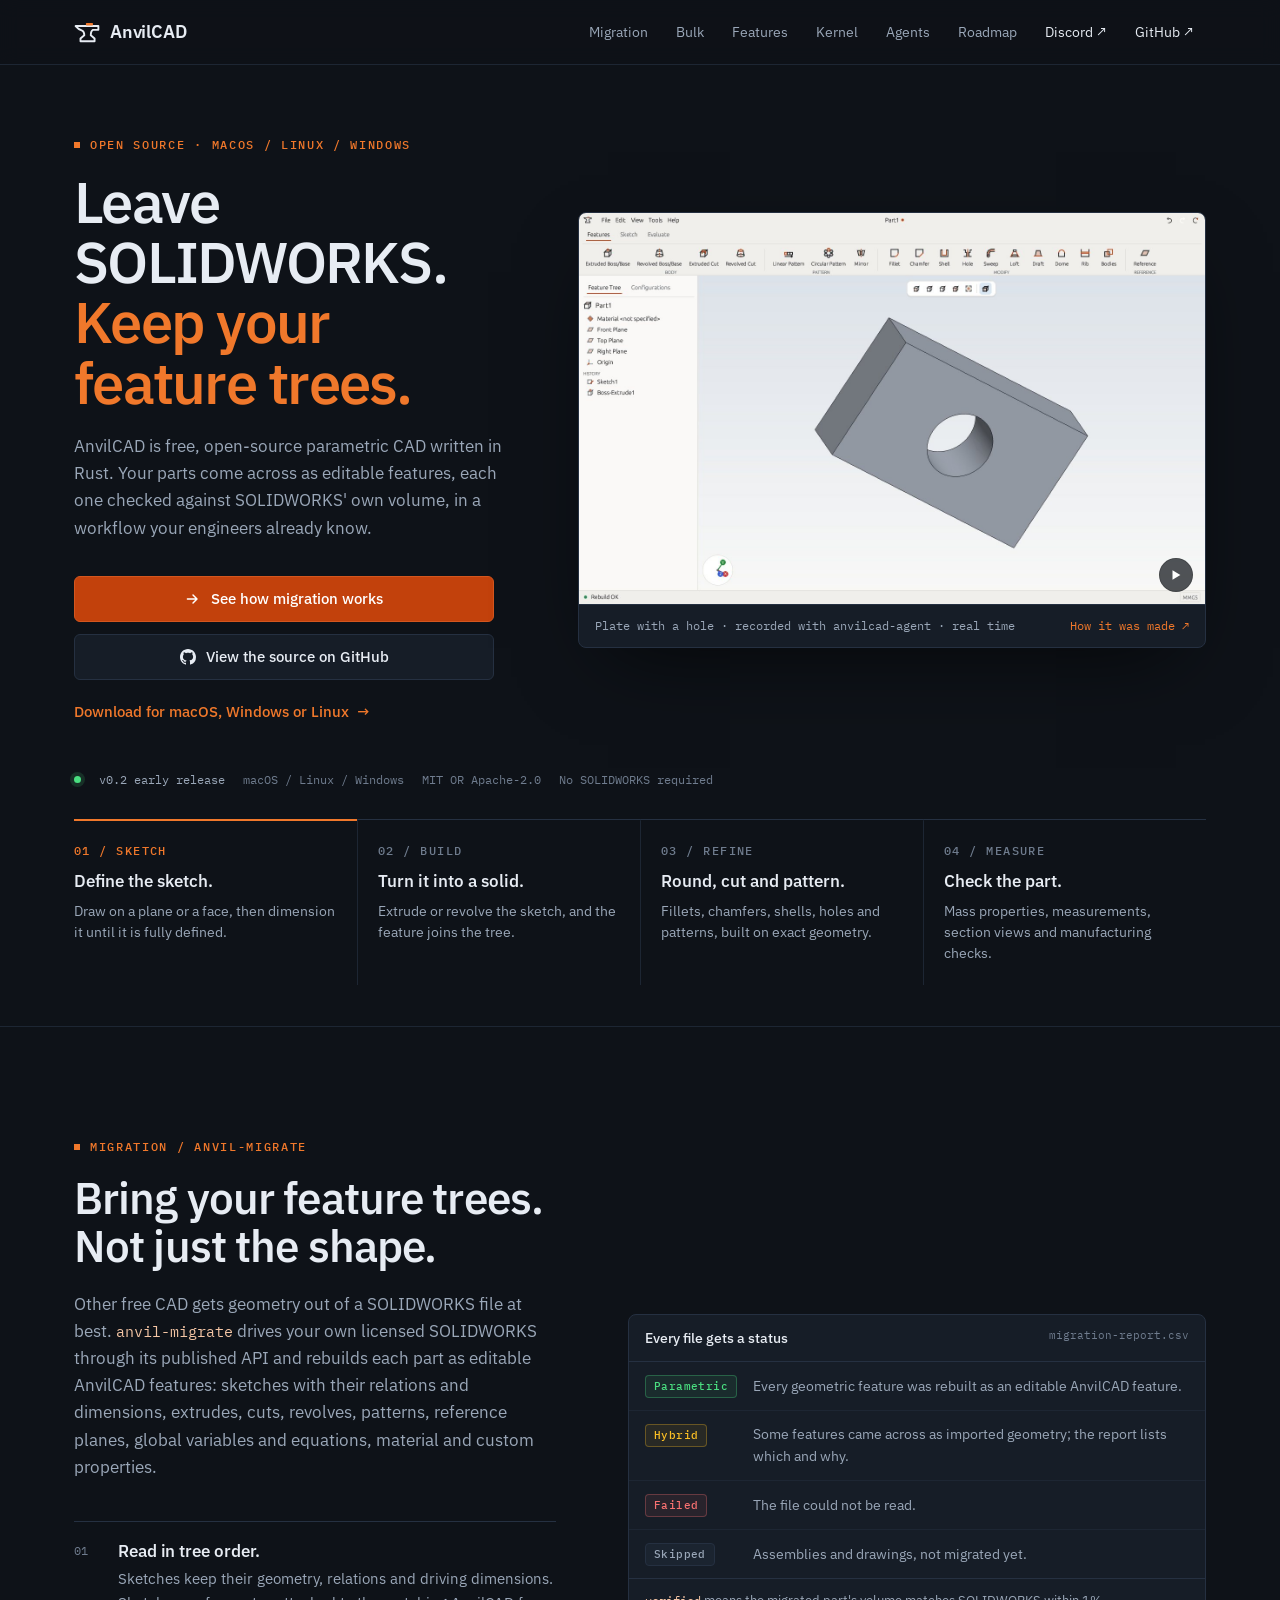
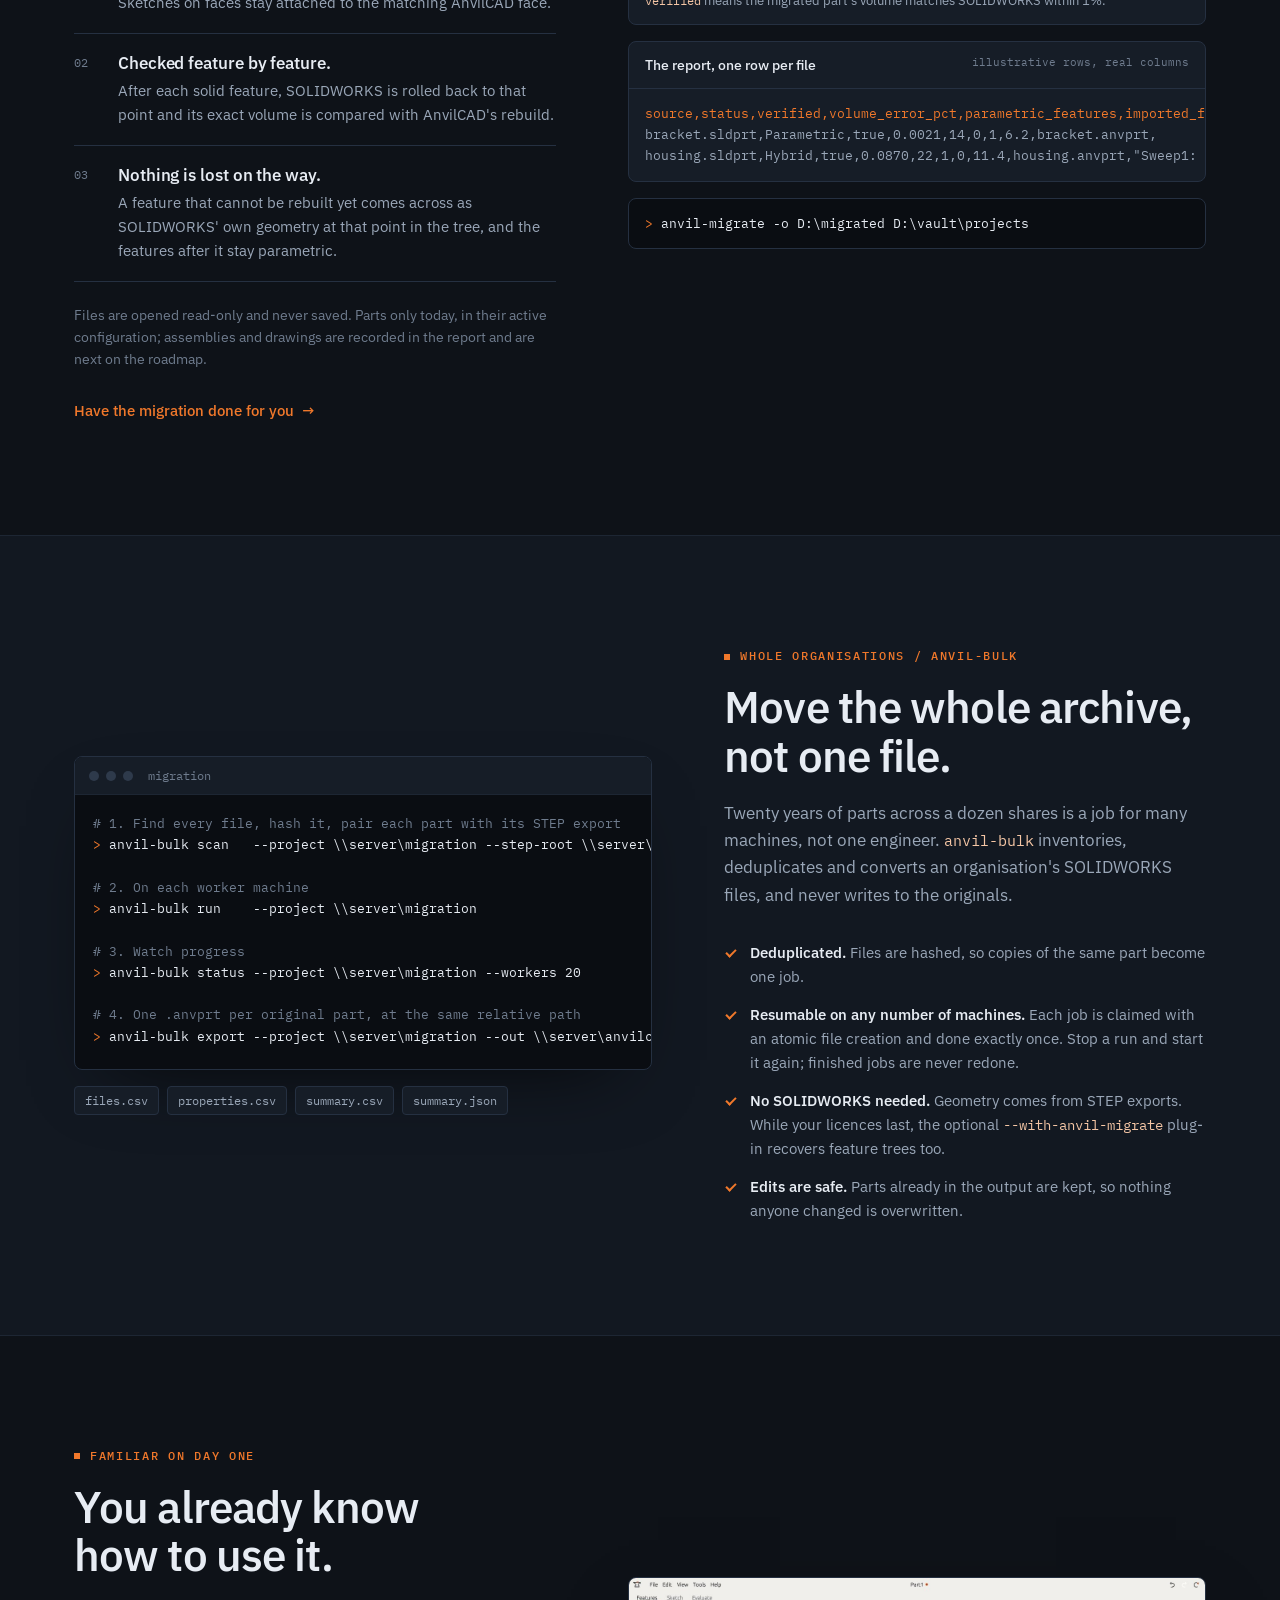
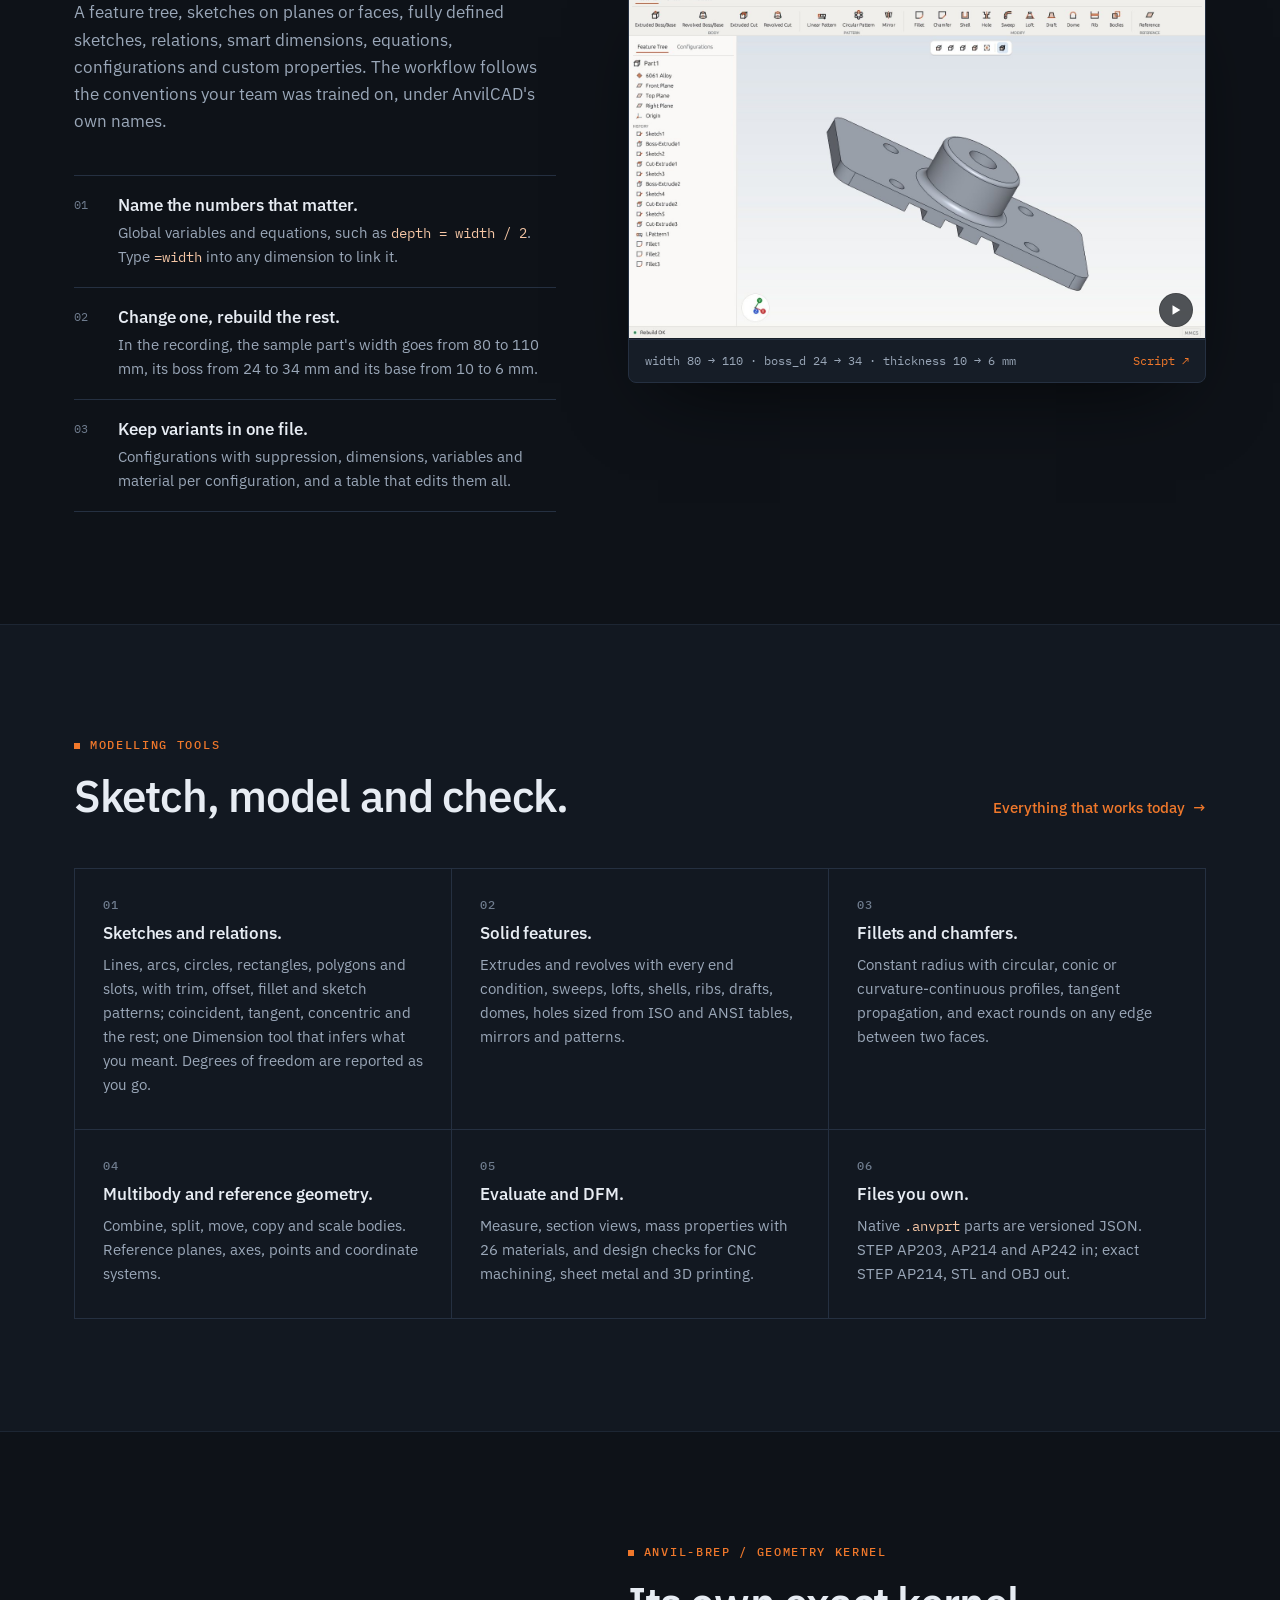
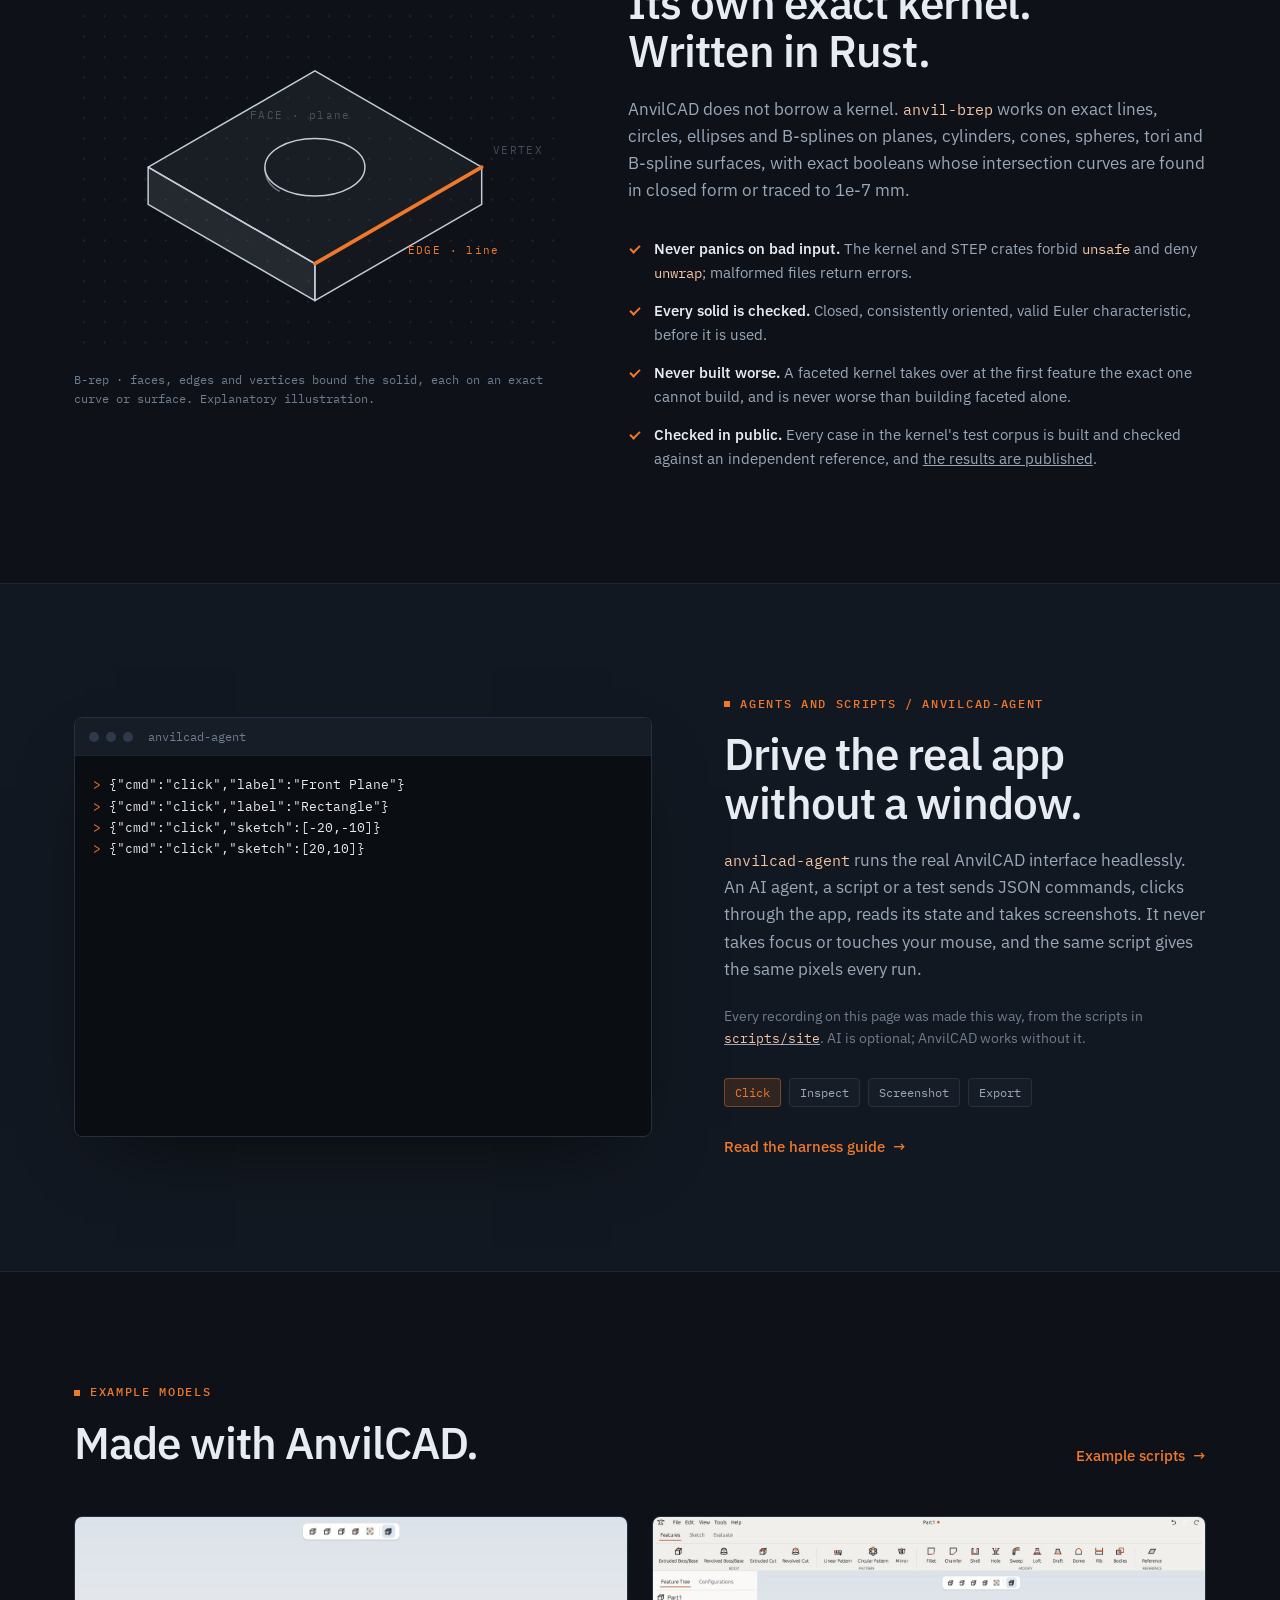
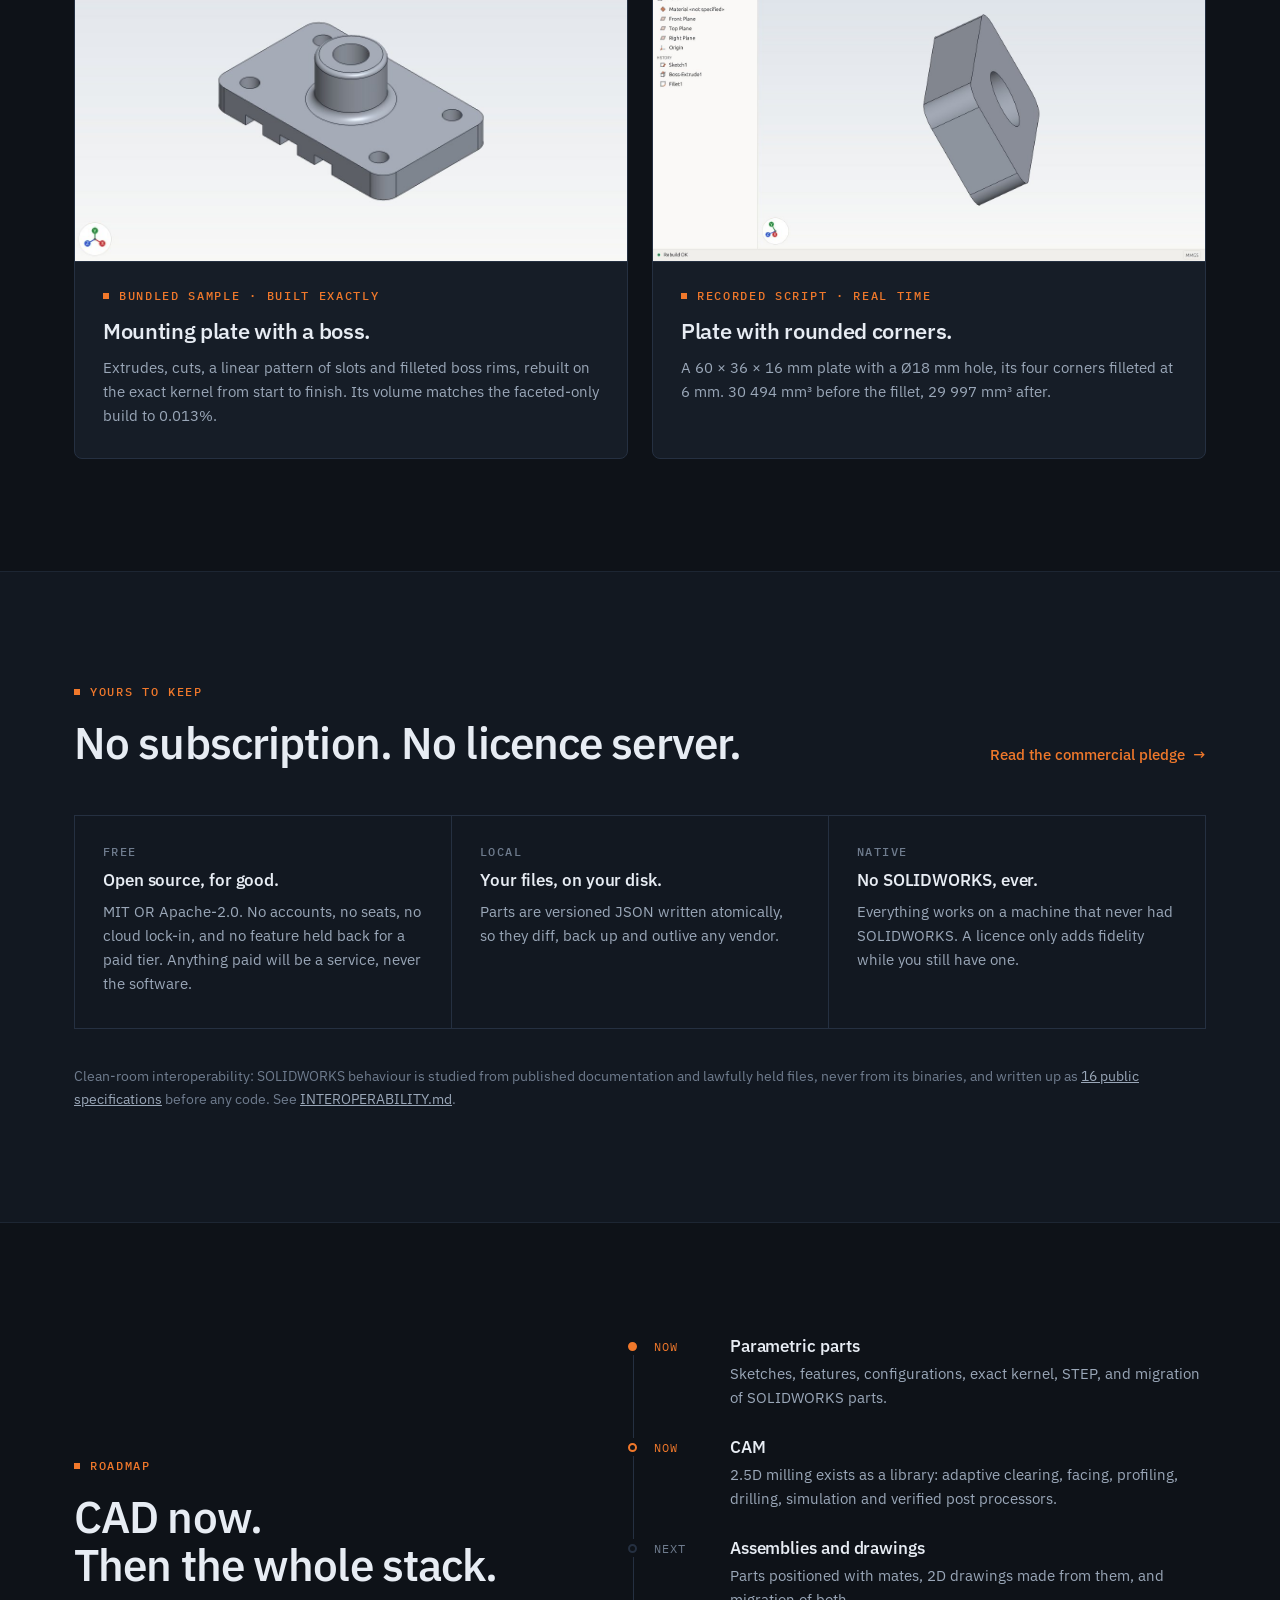
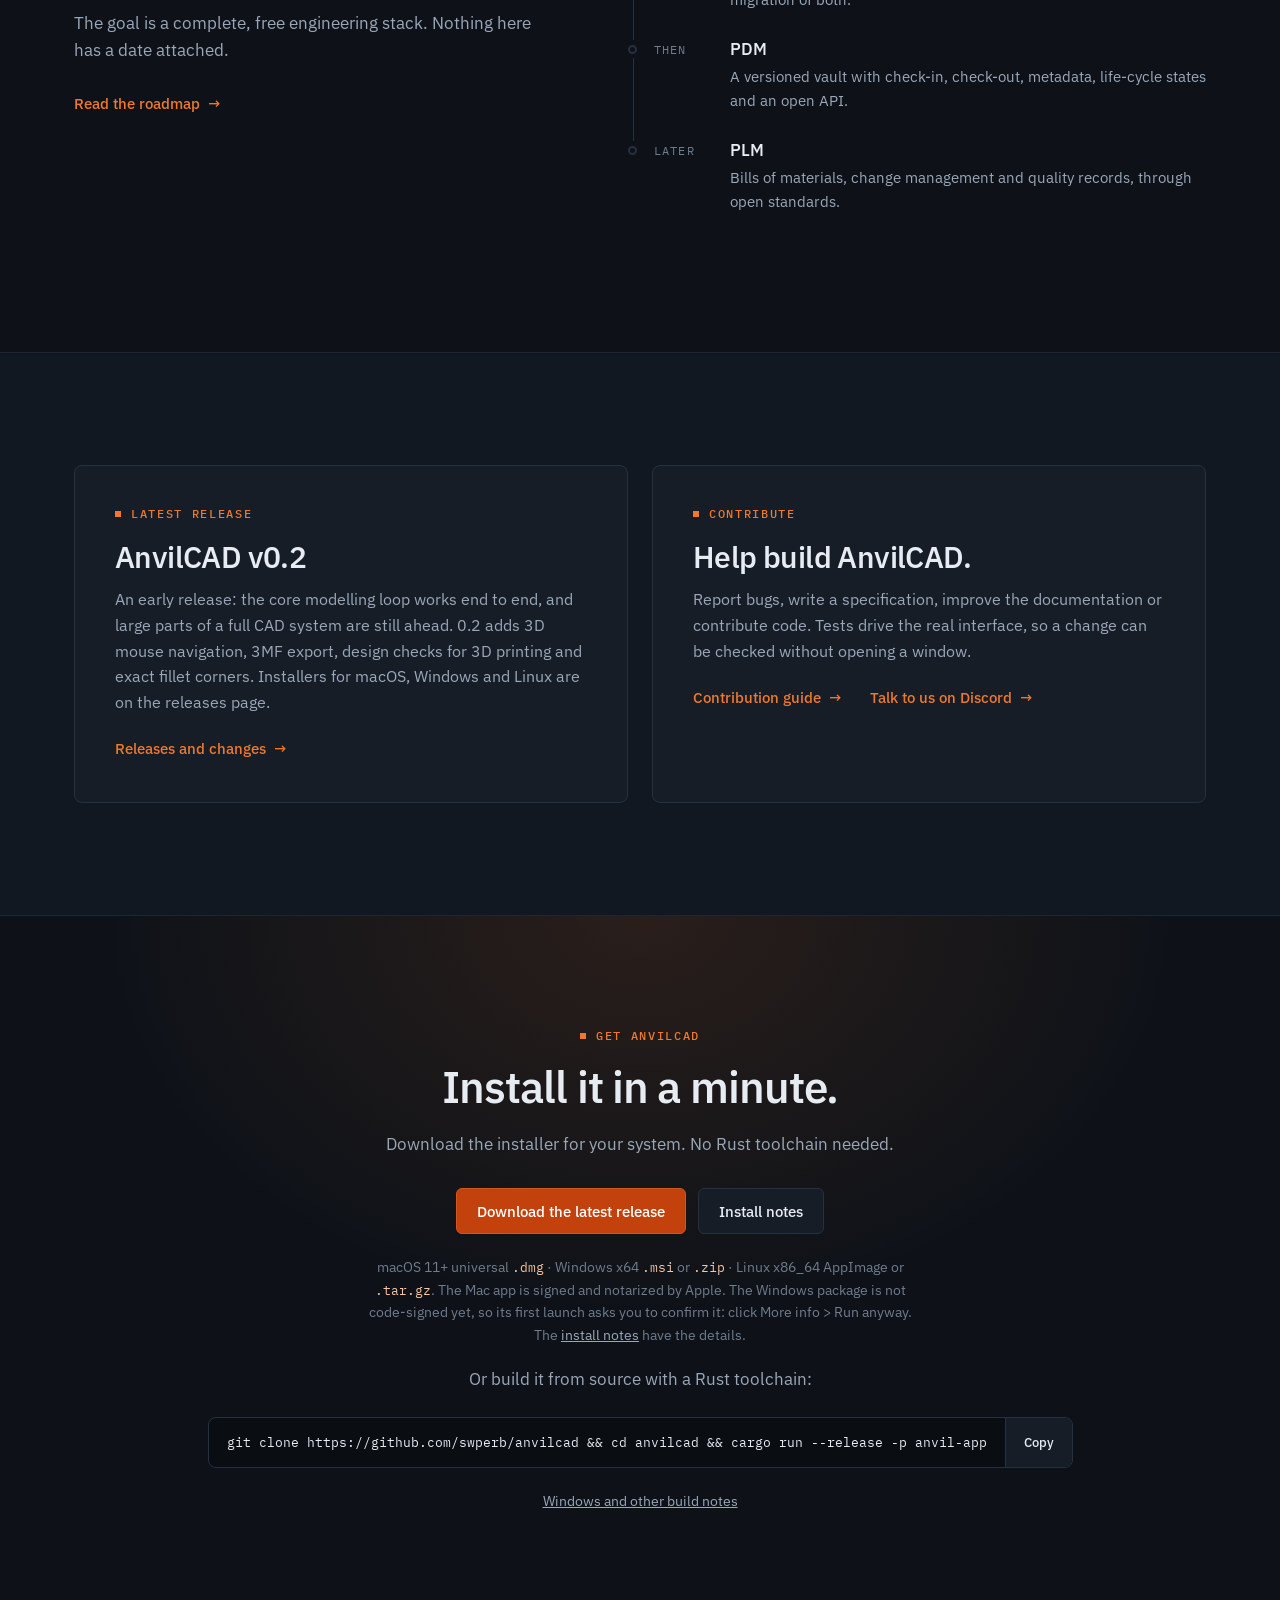
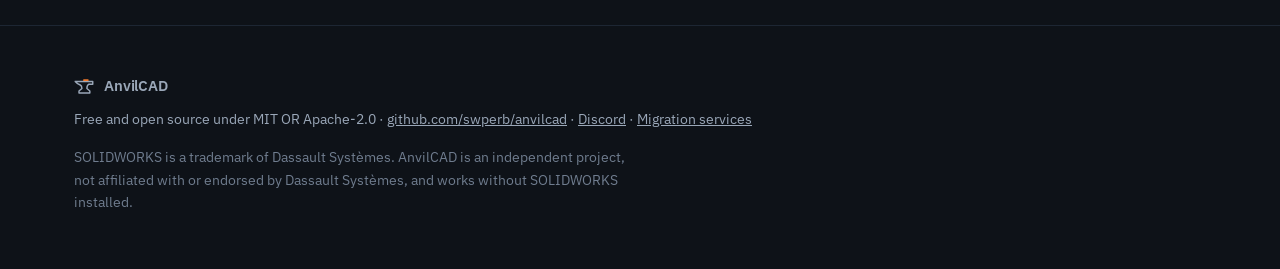
<file: docs/index.html>
<!doctype html>
<html lang="en">
<head>
  <meta charset="utf-8">
  <meta name="viewport" content="width=device-width, initial-scale=1">
  <title>AnvilCAD · Open-source parametric CAD that keeps your SOLIDWORKS feature trees</title>
  <meta name="description" content="AnvilCAD is free, open-source parametric 3D CAD written in Rust. Migrate SOLIDWORKS parts with their feature trees, verified against SOLIDWORKS' own volumes, and keep working in a workflow your engineers already know. No SOLIDWORKS required.">
  <meta name="color-scheme" content="dark">
  <meta property="og:title" content="AnvilCAD: leave SOLIDWORKS, keep your feature trees">
  <meta property="og:description" content="Free, open-source parametric CAD in Rust, with migration that keeps the history.">
  <meta property="og:type" content="website">
  <meta property="og:url" content="https://swperb.github.io/anvilcad/">
  <meta property="og:image" content="https://swperb.github.io/anvilcad/media/build-poster.jpg">
  <meta name="twitter:card" content="summary_large_image">
  <link rel="canonical" href="https://swperb.github.io/anvilcad/">
  <link rel="icon" href="assets/favicon.svg" type="image/svg+xml">
  <link rel="preconnect" href="https://fonts.googleapis.com">
  <link rel="preconnect" href="https://fonts.gstatic.com" crossorigin>
  <link rel="stylesheet" href="https://fonts.googleapis.com/css2?family=IBM+Plex+Mono:wght@400;500&family=IBM+Plex+Sans:wght@400;500;600&display=swap">
  <link rel="stylesheet" href="styles.css">
</head>
<body>
  <a class="skip" href="#main">Skip to content</a>

  <header class="site-header">
    <div class="wrap header-row">
      <a class="brand" href="#top" aria-label="AnvilCAD home">
        <svg class="mark" viewBox="0 0 48 48" width="26" height="26" aria-hidden="true" focusable="false"><path d="M3 13 H45 V20 H35 Q31 22 31 30 L38 36 V41 H12 V36 L19 30 Q19 23 15 21.5 Q8 19 3 13 Z" fill="none" stroke="currentColor" stroke-width="3.5" stroke-linecap="round" stroke-linejoin="round"/><rect x="22" y="7.5" width="13" height="4.5" rx="1.25" fill="var(--accent)"/></svg>
        <span>AnvilCAD</span>
      </a>
      <button class="menu-btn" type="button" aria-expanded="false" aria-controls="nav">
        <span>Menu</span>
        <svg viewBox="0 0 20 20" width="18" height="18" aria-hidden="true"><path d="M3 5h14M3 10h14M3 15h14" stroke="currentColor" stroke-width="1.6" stroke-linecap="round"/></svg>
      </button>
      <nav id="nav" aria-label="Primary">
        <ul class="nav-list">
          <li><a href="#migrate">Migration</a></li>
          <li><a href="#bulk">Bulk</a></li>
          <li><a href="#features">Features</a></li>
          <li><a href="#kernel">Kernel</a></li>
          <li><a href="#agent">Agents</a></li>
          <li><a href="#roadmap">Roadmap</a></li>
          <li><a class="nav-gh" href="https://discord.gg/B3tnQ7e9bx">Discord ↗</a></li>
          <li><a class="nav-gh" href="https://github.com/swperb/anvilcad">GitHub ↗</a></li>
        </ul>
      </nav>
    </div>
  </header>

  <main id="main">
    <!-- Hero -->
    <section class="hero" id="top" aria-labelledby="hero-title">
      <div class="wrap hero-grid">
        <div class="hero-copy">
          <p class="eyebrow">Open source · macOS / Linux / Windows</p>
          <h1 id="hero-title">Leave SOLIDWORKS.<br><span class="accent">Keep your feature trees.</span></h1>
          <p class="lede">AnvilCAD is free, open-source parametric CAD written in Rust. Your parts come across as editable features, each one checked against SOLIDWORKS' own volume, in a workflow your engineers already know.</p>
          <div class="cta-col">
            <a class="btn btn-primary" href="#migrate">
              <svg viewBox="0 0 20 20" width="16" height="16" aria-hidden="true"><path d="M3 10h11M10 5l5 5-5 5" fill="none" stroke="currentColor" stroke-width="1.8" stroke-linecap="round" stroke-linejoin="round"/></svg>
              See how migration works
            </a>
            <a class="btn btn-secondary" href="https://github.com/swperb/anvilcad">
              <svg viewBox="0 0 16 16" width="16" height="16" aria-hidden="true"><path fill="currentColor" d="M8 0C3.58 0 0 3.58 0 8c0 3.54 2.29 6.53 5.47 7.59.4.07.55-.17.55-.38 0-.19-.01-.82-.01-1.49-2.01.37-2.53-.49-2.69-.94-.09-.23-.48-.94-.82-1.13-.28-.15-.68-.52-.01-.53.63-.01 1.08.58 1.23.82.72 1.21 1.87.87 2.33.66.07-.52.28-.87.51-1.07-1.78-.2-3.64-.89-3.64-3.95 0-.87.31-1.59.82-2.15-.08-.2-.36-1.02.08-2.12 0 0 .67-.21 2.2.82.64-.18 1.32-.27 2-.27.68 0 1.36.09 2 .27 1.53-1.04 2.2-.82 2.2-.82.44 1.1.16 1.92.08 2.12.51.56.82 1.27.82 2.15 0 3.07-1.87 3.75-3.65 3.95.29.25.54.73.54 1.48 0 1.07-.01 1.93-.01 2.2 0 .21.15.46.55.38A8.013 8.013 0 0016 8c0-4.42-3.58-8-8-8z"/></svg>
              View the source on GitHub
            </a>
            <a class="text-link" href="#get">Download for macOS, Windows or Linux <span aria-hidden="true">→</span></a>
          </div>
        </div>

        <figure class="player" id="hero-player">
          <div class="player-screen">
            <video id="hero-video" src="media/build.mp4" poster="media/build-poster.jpg" muted playsinline loop preload="metadata" aria-label="Screen recording of AnvilCAD: a rectangle and a circle are sketched on the Front plane and dimensioned, extruded 16 mm into a plate with a hole, and turned in the viewport."></video>
          </div>
          <figcaption class="player-bar">
            <span id="hero-caption">Plate with a hole · recorded with anvilcad-agent · real time</span>
            <a href="https://github.com/swperb/anvilcad/tree/main/scripts/site">How it was made ↗</a>
          </figcaption>
        </figure>
      </div>

      <div class="wrap">
        <p class="meta-row">
          <span class="status-dot" aria-hidden="true"></span><span>v0.2 early release</span>
          <span class="sep">macOS / Linux / Windows</span>
          <span class="sep">MIT OR Apache-2.0</span>
          <span class="sep">No SOLIDWORKS required</span>
        </p>

        <ol class="steps" role="tablist" aria-label="Demo chapters">
          <li><button type="button" role="tab" aria-selected="true" data-src="media/build.mp4" data-poster="media/build-poster.jpg" data-at="0" data-caption="Sketch · rectangle, circle and three dimensions on the Front plane">
            <span class="num">01 / Sketch</span><span class="step-title">Define the sketch.</span><span class="step-body">Draw on a plane or a face, then dimension it until it is fully defined.</span>
          </button></li>
          <li><button type="button" role="tab" aria-selected="false" data-src="media/build.mp4" data-poster="media/build-poster.jpg" data-at="21.2" data-caption="Build · Extruded Boss/Base, blind, 16 mm">
            <span class="num">02 / Build</span><span class="step-title">Turn it into a solid.</span><span class="step-body">Extrude or revolve the sketch, and the feature joins the tree.</span>
          </button></li>
          <li><button type="button" role="tab" aria-selected="false" data-src="media/refine.mp4" data-poster="media/refine-poster.jpg" data-at="0" data-caption="Refine · a 6 mm fillet on four edges, built exactly">
            <span class="num">03 / Refine</span><span class="step-title">Round, cut and pattern.</span><span class="step-body">Fillets, chamfers, shells, holes and patterns, built on exact geometry.</span>
          </button></li>
          <li><button type="button" role="tab" aria-selected="false" data-src="media/evaluate.mp4" data-poster="media/evaluate-poster.jpg" data-at="0" data-caption="Measure · mass properties of the sample part in 6061 aluminium">
            <span class="num">04 / Measure</span><span class="step-title">Check the part.</span><span class="step-body">Mass properties, measurements, section views and manufacturing checks.</span>
          </button></li>
        </ol>
      </div>
    </section>

    <!-- Migration -->
    <section class="section" id="migrate" aria-labelledby="migrate-title">
      <div class="wrap split">
        <div>
          <p class="eyebrow">Migration / anvil-migrate</p>
          <h2 id="migrate-title">Bring your feature trees.<br>Not just the shape.</h2>
          <p class="lede">Other free CAD gets geometry out of a SOLIDWORKS file at best. <code>anvil-migrate</code> drives your own licensed SOLIDWORKS through its published API and rebuilds each part as editable AnvilCAD features: sketches with their relations and dimensions, extrudes, cuts, revolves, patterns, reference planes, global variables and equations, material and custom properties.</p>
          <ol class="numbered">
            <li><span class="n">01</span><div><h3>Read in tree order.</h3><p>Sketches keep their geometry, relations and driving dimensions. Sketches on faces stay attached to the matching AnvilCAD face.</p></div></li>
            <li><span class="n">02</span><div><h3>Checked feature by feature.</h3><p>After each solid feature, SOLIDWORKS is rolled back to that point and its exact volume is compared with AnvilCAD's rebuild.</p></div></li>
            <li><span class="n">03</span><div><h3>Nothing is lost on the way.</h3><p>A feature that cannot be rebuilt yet comes across as SOLIDWORKS' own geometry at that point in the tree, and the features after it stay parametric.</p></div></li>
          </ol>
          <p class="fine">Files are opened read-only and never saved. Parts only today, in their active configuration; assemblies and drawings are recorded in the report and are next on the roadmap.</p>
          <a class="text-link" href="migration.html">Have the migration done for you <span aria-hidden="true">→</span></a>
        </div>

        <div class="stack-col">
          <div class="panel">
            <div class="panel-head"><span>Every file gets a status</span><span class="mono dim">migration-report.csv</span></div>
            <table class="status-table">
              <tbody>
                <tr><th><span class="pill pill-good">Parametric</span></th><td>Every geometric feature was rebuilt as an editable AnvilCAD feature.</td></tr>
                <tr><th><span class="pill pill-mid">Hybrid</span></th><td>Some features came across as imported geometry; the report lists which and why.</td></tr>
                <tr><th><span class="pill pill-bad">Failed</span></th><td>The file could not be read.</td></tr>
                <tr><th><span class="pill">Skipped</span></th><td>Assemblies and drawings, not migrated yet.</td></tr>
              </tbody>
            </table>
            <p class="panel-foot"><code>verified</code> means the migrated part's volume matches SOLIDWORKS within 1%.</p>
          </div>
          <div class="panel">
            <div class="panel-head"><span>The report, one row per file</span><span class="mono dim">illustrative rows, real columns</span></div>
            <pre class="csv" tabindex="0"><code><span class="csv-h">source,status,verified,volume_error_pct,parametric_features,imported_features,skipped_features,seconds,output,notes</span>
bracket.sldprt,Parametric,true,0.0021,14,0,1,6.2,bracket.anvprt,
housing.sldprt,Hybrid,true,0.0870,22,1,0,11.4,housing.anvprt,"Sweep1: sweeps are not rebuilt yet"</code></pre>
          </div>
          <pre class="cmd" tabindex="0"><code><span class="prompt">&gt;</span> anvil-migrate -o D:\migrated D:\vault\projects</code></pre>
        </div>
      </div>
    </section>

    <!-- Bulk -->
    <section class="section section-alt" id="bulk" aria-labelledby="bulk-title">
      <div class="wrap split split-rev">
        <div>
          <p class="eyebrow">Whole organisations / anvil-bulk</p>
          <h2 id="bulk-title">Move the whole archive,<br>not one file.</h2>
          <p class="lede">Twenty years of parts across a dozen shares is a job for many machines, not one engineer. <code>anvil-bulk</code> inventories, deduplicates and converts an organisation's SOLIDWORKS files, and never writes to the originals.</p>
          <ul class="ticks">
            <li><strong>Deduplicated.</strong> Files are hashed, so copies of the same part become one job.</li>
            <li><strong>Resumable on any number of machines.</strong> Each job is claimed with an atomic file creation and done exactly once. Stop a run and start it again; finished jobs are never redone.</li>
            <li><strong>No SOLIDWORKS needed.</strong> Geometry comes from STEP exports. While your licences last, the optional <code>--with-anvil-migrate</code> plug-in recovers feature trees too.</li>
            <li><strong>Edits are safe.</strong> Parts already in the output are kept, so nothing anyone changed is overwritten.</li>
          </ul>
        </div>
        <div class="stack-col">
          <div class="terminal" aria-label="The four anvil-bulk commands">
            <div class="term-bar"><i></i><i></i><i></i><span>migration</span></div>
<pre tabindex="0"><code><span class="c"># 1. Find every file, hash it, pair each part with its STEP export</span>
<span class="prompt">&gt;</span> anvil-bulk scan   --project \\server\migration --step-root \\server\step-exports \\server\eng \\server\archive

<span class="c"># 2. On each worker machine</span>
<span class="prompt">&gt;</span> anvil-bulk run    --project \\server\migration

<span class="c"># 3. Watch progress</span>
<span class="prompt">&gt;</span> anvil-bulk status --project \\server\migration --workers 20

<span class="c"># 4. One .anvprt per original part, at the same relative path</span>
<span class="prompt">&gt;</span> anvil-bulk export --project \\server\migration --out \\server\anvilcad</code></pre>
          </div>
          <div class="chips" aria-label="Report files">
            <span>files.csv</span><span>properties.csv</span><span>summary.csv</span><span>summary.json</span>
          </div>
        </div>
      </div>
    </section>

    <!-- Familiar / parameters -->
    <section class="section" id="familiar" aria-labelledby="familiar-title">
      <div class="wrap split">
        <div>
          <p class="eyebrow">Familiar on day one</p>
          <h2 id="familiar-title">You already know<br>how to use it.</h2>
          <p class="lede">A feature tree, sketches on planes or faces, fully defined sketches, relations, smart dimensions, equations, configurations and custom properties. The workflow follows the conventions your team was trained on, under AnvilCAD's own names.</p>
          <ol class="numbered">
            <li><span class="n">01</span><div><h3>Name the numbers that matter.</h3><p>Global variables and equations, such as <code>depth = width / 2</code>. Type <code>=width</code> into any dimension to link it.</p></div></li>
            <li><span class="n">02</span><div><h3>Change one, rebuild the rest.</h3><p>In the recording, the sample part's width goes from 80 to 110 mm, its boss from 24 to 34 mm and its base from 10 to 6 mm.</p></div></li>
            <li><span class="n">03</span><div><h3>Keep variants in one file.</h3><p>Configurations with suppression, dimensions, variables and material per configuration, and a table that edits them all.</p></div></li>
          </ol>
        </div>
        <figure class="player">
          <div class="player-screen">
            <video src="media/params.mp4" poster="media/params-poster.jpg" muted playsinline loop preload="none" aria-label="Screen recording: the Equations window of the sample part is opened, width is changed from 80 to 110, boss_d from 24 to 34 and thickness from 10 to 6, and the part rebuilds after each change."></video>
          </div>
          <figcaption class="player-bar"><span>width 80 → 110 · boss_d 24 → 34 · thickness 10 → 6 mm</span><a href="https://github.com/swperb/anvilcad/blob/main/scripts/site/demos.py">Script ↗</a></figcaption>
        </figure>
      </div>
    </section>

    <!-- Features -->
    <section class="section section-alt" id="features" aria-labelledby="features-title">
      <div class="wrap">
        <div class="section-head-row">
          <div>
            <p class="eyebrow">Modelling tools</p>
            <h2 id="features-title">Sketch, model and check.</h2>
          </div>
          <a class="text-link" href="https://github.com/swperb/anvilcad#what-works-today">Everything that works today <span aria-hidden="true">→</span></a>
        </div>
        <ul class="tool-grid">
          <li><span class="num">01</span><h3>Sketches and relations.</h3><p>Lines, arcs, circles, rectangles, polygons and slots, with trim, offset, fillet and sketch patterns; coincident, tangent, concentric and the rest; one Dimension tool that infers what you meant. Degrees of freedom are reported as you go.</p></li>
          <li><span class="num">02</span><h3>Solid features.</h3><p>Extrudes and revolves with every end condition, sweeps, lofts, shells, ribs, drafts, domes, holes sized from ISO and ANSI tables, mirrors and patterns.</p></li>
          <li><span class="num">03</span><h3>Fillets and chamfers.</h3><p>Constant radius with circular, conic or curvature-continuous profiles, tangent propagation, and exact rounds on any edge between two faces.</p></li>
          <li><span class="num">04</span><h3>Multibody and reference geometry.</h3><p>Combine, split, move, copy and scale bodies. Reference planes, axes, points and coordinate systems.</p></li>
          <li><span class="num">05</span><h3>Evaluate and DFM.</h3><p>Measure, section views, mass properties with 26 materials, and design checks for CNC machining, sheet metal and 3D printing.</p></li>
          <li><span class="num">06</span><h3>Files you own.</h3><p>Native <code>.anvprt</code> parts are versioned JSON. STEP AP203, AP214 and AP242 in; exact STEP AP214, STL and OBJ out.</p></li>
        </ul>
      </div>
    </section>

    <!-- Kernel -->
    <section class="section" id="kernel" aria-labelledby="kernel-title">
      <div class="wrap split">
        <figure class="brep" aria-labelledby="brep-cap">
          <svg viewBox="0 0 520 380" role="img" aria-labelledby="brep-t brep-d">
            <title id="brep-t">Boundary representation of a plate with a hole</title>
            <desc id="brep-d">An isometric plate with a through hole. One face, one edge and one vertex are highlighted in turn and labelled.</desc>
            <defs>
              <pattern id="dots" width="22" height="22" patternUnits="userSpaceOnUse"><circle cx="11" cy="11" r="1" fill="currentColor"/></pattern>
            </defs>
            <rect width="520" height="380" fill="url(#dots)" opacity="0.14"/>
            <g class="brep-solid" fill="none" stroke="currentColor" stroke-width="1.6" stroke-linejoin="round">
              <path class="f-top" d="M260 70 L440 174 L260 278 L80 174 Z"/>
              <path class="f-left" d="M80 174 L260 278 L260 318 L80 214 Z"/>
              <path class="f-right" d="M260 278 L440 174 L440 214 L260 318 Z"/>
              <ellipse cx="260" cy="174" rx="54" ry="31"/>
              <path d="M206 174 Q206 192 222 200" opacity="0.5"/>
            </g>
            <path class="hl hl-face" d="M260 70 L440 174 L260 278 L80 174 Z M314 174 A54 31 0 1 0 206 174 A54 31 0 1 0 314 174 Z" fill-rule="evenodd"/>
            <path class="hl hl-edge" d="M260 278 L440 174" fill="none"/>
            <circle class="hl hl-vert" cx="440" cy="174" r="6"/>
            <g class="brep-labels" font-family="IBM Plex Mono, monospace" font-size="12" letter-spacing="1.5">
              <text class="lb lb-face" x="190" y="122">FACE · plane</text>
              <text class="lb lb-edge" x="360" y="268">EDGE · line</text>
              <text class="lb lb-vert" x="452" y="160">VERTEX</text>
            </g>
          </svg>
          <figcaption id="brep-cap">B-rep · faces, edges and vertices bound the solid, each on an exact curve or surface. Explanatory illustration.</figcaption>
        </figure>
        <div>
          <p class="eyebrow">anvil-brep / geometry kernel</p>
          <h2 id="kernel-title">Its own exact kernel.<br>Written in Rust.</h2>
          <p class="lede">AnvilCAD does not borrow a kernel. <code>anvil-brep</code> works on exact lines, circles, ellipses and B-splines on planes, cylinders, cones, spheres, tori and B-spline surfaces, with exact booleans whose intersection curves are found in closed form or traced to 1e-7 mm.</p>
          <ul class="ticks">
            <li><strong>Never panics on bad input.</strong> The kernel and STEP crates forbid <code>unsafe</code> and deny <code>unwrap</code>; malformed files return errors.</li>
            <li><strong>Every solid is checked.</strong> Closed, consistently oriented, valid Euler characteristic, before it is used.</li>
            <li><strong>Never built worse.</strong> A faceted kernel takes over at the first feature the exact one cannot build, and is never worse than building faceted alone.</li>
            <li><strong>Checked in public.</strong> Every case in the kernel's test corpus is built and checked against an independent reference, and <a href="https://github.com/swperb/anvilcad/blob/main/docs/kernel/RESULTS.md">the results are published</a>.</li>
          </ul>
        </div>
      </div>
    </section>

    <!-- Agent harness -->
    <section class="section section-alt" id="agent" aria-labelledby="agent-title">
      <div class="wrap split split-rev">
        <div>
          <p class="eyebrow">Agents and scripts / anvilcad-agent</p>
          <h2 id="agent-title">Drive the real app<br>without a window.</h2>
          <p class="lede"><code>anvilcad-agent</code> runs the real AnvilCAD interface headlessly. An AI agent, a script or a test sends JSON commands, clicks through the app, reads its state and takes screenshots. It never takes focus or touches your mouse, and the same script gives the same pixels every run.</p>
          <p class="fine">Every recording on this page was made this way, from the scripts in <a href="https://github.com/swperb/anvilcad/tree/main/scripts/site"><code>scripts/site</code></a>. AI is optional; AnvilCAD works without it.</p>
          <div class="chips chips-tabs" aria-hidden="true"><span>Click</span><span>Inspect</span><span>Screenshot</span><span>Export</span></div>
          <a class="text-link" href="https://github.com/swperb/anvilcad/blob/main/docs/AGENT_HARNESS.md">Read the harness guide <span aria-hidden="true">→</span></a>
        </div>
        <div class="terminal" id="agent-term" aria-label="An anvilcad-agent session that sketches and extrudes a plate">
          <div class="term-bar"><i></i><i></i><i></i><span>anvilcad-agent</span></div>
<pre tabindex="0"><code><span class="t-line"><span class="t-in">&gt;</span> {"cmd":"click","label":"Front Plane"}</span>
<span class="t-line"><span class="t-in">&gt;</span> {"cmd":"click","label":"Rectangle"}</span>
<span class="t-line"><span class="t-in">&gt;</span> {"cmd":"click","sketch":[-20,-10]}</span>
<span class="t-line"><span class="t-in">&gt;</span> {"cmd":"click","sketch":[20,10]}</span>
<span class="t-line"><span class="t-in">&gt;</span> {"cmd":"click","label":"Circle"}</span>
<span class="t-line"><span class="t-in">&gt;</span> {"cmd":"click","sketch":[0,0]}</span>
<span class="t-line"><span class="t-in">&gt;</span> {"cmd":"click","sketch":[5,0]}</span>
<span class="t-line"><span class="t-in">&gt;</span> {"cmd":"click","label":"Exit Sketch"}</span>
<span class="t-line"><span class="t-in">&gt;</span> {"cmd":"click","label":"Extruded Boss/Base"}</span>
<span class="t-line"><span class="t-in">&gt;</span> {"cmd":"click","label":"OK","role":"Button"}</span>
<span class="t-line"><span class="t-in">&gt;</span> {"cmd":"state"}</span>
<span class="t-line t-out"><span class="t-ok">&lt;</span> {"ok":true,"state":{"status":"Rebuild OK",</span>
<span class="t-line t-out">    "features":["Sketch1","Boss-Extrude1"],</span>
<span class="t-line t-out">    "body":{"exact":true,"volume":7215.60,...}}}</span>
<span class="t-line"><span class="t-in">&gt;</span> {"cmd":"screenshot","path":"target/plate.png"}</span>
<span class="t-line t-out"><span class="t-ok">&lt;</span> {"ok":true,"adapter":"Apple M5 Pro (Metal)",...}</span></code></pre>
        </div>
      </div>
    </section>

    <!-- Showcase -->
    <section class="section" id="showcase" aria-labelledby="showcase-title">
      <div class="wrap">
        <div class="section-head-row">
          <div>
            <p class="eyebrow">Example models</p>
            <h2 id="showcase-title">Made with AnvilCAD.</h2>
          </div>
          <a class="text-link" href="https://github.com/swperb/anvilcad/tree/main/docs/agent">Example scripts <span aria-hidden="true">→</span></a>
        </div>
        <div class="cards">
          <article class="card">
            <div class="card-media">
              <video src="media/showcase.mp4" poster="media/showcase-poster.jpg" muted playsinline loop preload="none" aria-label="The bundled sample part turning slowly in the viewport."></video>
            </div>
            <div class="card-body">
              <p class="eyebrow">Bundled sample · built exactly</p>
              <h3>Mounting plate with a boss.</h3>
              <p>Extrudes, cuts, a linear pattern of slots and filleted boss rims, rebuilt on the exact kernel from start to finish. Its volume matches the faceted-only build to 0.013%.</p>
            </div>
          </article>
          <article class="card">
            <div class="card-media">
              <video src="media/refine.mp4" poster="media/refine-poster.jpg" muted playsinline loop preload="none" aria-label="Four corner edges of a plate are picked and rounded with a 6 mm fillet."></video>
            </div>
            <div class="card-body">
              <p class="eyebrow">Recorded script · real time</p>
              <h3>Plate with rounded corners.</h3>
              <p>A 60 × 36 × 16 mm plate with a Ø18 mm hole, its four corners filleted at 6 mm. 30 494 mm³ before the fillet, 29 997 mm³ after.</p>
            </div>
          </article>
        </div>
      </div>
    </section>

    <!-- Principles -->
    <section class="section section-alt" id="yours" aria-labelledby="yours-title">
      <div class="wrap">
        <div class="section-head-row">
          <div>
            <p class="eyebrow">Yours to keep</p>
            <h2 id="yours-title">No subscription. No licence server.</h2>
          </div>
          <a class="text-link" href="https://github.com/swperb/anvilcad/blob/main/COMMERCIAL.md">Read the commercial pledge <span aria-hidden="true">→</span></a>
        </div>
        <ul class="tool-grid tool-grid-3">
          <li><span class="num">Free</span><h3>Open source, for good.</h3><p>MIT OR Apache-2.0. No accounts, no seats, no cloud lock-in, and no feature held back for a paid tier. Anything paid will be a service, never the software.</p></li>
          <li><span class="num">Local</span><h3>Your files, on your disk.</h3><p>Parts are versioned JSON written atomically, so they diff, back up and outlive any vendor.</p></li>
          <li><span class="num">Native</span><h3>No SOLIDWORKS, ever.</h3><p>Everything works on a machine that never had SOLIDWORKS. A licence only adds fidelity while you still have one.</p></li>
        </ul>
        <p class="fine wide">Clean-room interoperability: SOLIDWORKS behaviour is studied from published documentation and lawfully held files, never from its binaries, and written up as <a href="https://github.com/swperb/anvilcad/tree/main/docs/re">16 public specifications</a> before any code. See <a href="https://github.com/swperb/anvilcad/blob/main/INTEROPERABILITY.md">INTEROPERABILITY.md</a>.</p>
      </div>
    </section>

    <!-- Roadmap -->
    <section class="section" id="roadmap" aria-labelledby="roadmap-title">
      <div class="wrap split">
        <div>
          <p class="eyebrow">Roadmap</p>
          <h2 id="roadmap-title">CAD now.<br>Then the whole stack.</h2>
          <p class="lede">The goal is a complete, free engineering stack. Nothing here has a date attached.</p>
          <a class="text-link" href="https://github.com/swperb/anvilcad/blob/main/ROADMAP.md">Read the roadmap <span aria-hidden="true">→</span></a>
        </div>
        <ol class="road">
          <li class="done"><span class="mono">now</span><div><h3>Parametric parts</h3><p>Sketches, features, configurations, exact kernel, STEP, and migration of SOLIDWORKS parts.</p></div></li>
          <li class="active"><span class="mono">now</span><div><h3>CAM</h3><p>2.5D milling exists as a library: adaptive clearing, facing, profiling, drilling, simulation and verified post processors.</p></div></li>
          <li><span class="mono">next</span><div><h3>Assemblies and drawings</h3><p>Parts positioned with mates, 2D drawings made from them, and migration of both.</p></div></li>
          <li><span class="mono">then</span><div><h3>PDM</h3><p>A versioned vault with check-in, check-out, metadata, life-cycle states and an open API.</p></div></li>
          <li><span class="mono">later</span><div><h3>PLM</h3><p>Bills of materials, change management and quality records, through open standards.</p></div></li>
        </ol>
      </div>
    </section>

    <!-- Release + contribute -->
    <section class="section section-alt" aria-label="Release and contributing">
      <div class="wrap duo">
        <div class="duo-item">
          <p class="eyebrow">Latest release</p>
          <h2>AnvilCAD v0.2</h2>
          <p>An early release: the core modelling loop works end to end, and large parts of a full CAD system are still ahead. 0.2 adds 3D mouse navigation, 3MF export, design checks for 3D printing and exact fillet corners. Installers for macOS, Windows and Linux are on the releases page.</p>
          <a class="text-link" href="https://github.com/swperb/anvilcad/releases">Releases and changes <span aria-hidden="true">→</span></a>
        </div>
        <div class="duo-item">
          <p class="eyebrow">Contribute</p>
          <h2>Help build AnvilCAD.</h2>
          <p>Report bugs, write a specification, improve the documentation or contribute code. Tests drive the real interface, so a change can be checked without opening a window.</p>
          <a class="text-link" href="https://github.com/swperb/anvilcad/blob/main/CONTRIBUTING.md">Contribution guide <span aria-hidden="true">→</span></a>
          <a class="text-link" href="https://discord.gg/B3tnQ7e9bx">Talk to us on Discord <span aria-hidden="true">→</span></a>
        </div>
      </div>
    </section>

    <!-- Get -->
    <section class="section get" id="get" aria-labelledby="get-title">
      <div class="wrap get-inner">
        <p class="eyebrow">Get AnvilCAD</p>
        <h2 id="get-title">Install it in a minute.</h2>
        <p class="lede">Download the installer for your system. No Rust toolchain needed.</p>
        <div class="cta-row">
          <a class="btn btn-primary" href="https://github.com/swperb/anvilcad/releases/latest">Download the latest release</a>
          <a class="btn btn-secondary" href="https://github.com/swperb/anvilcad#install">Install notes</a>
        </div>
        <p class="fine">macOS 11+ universal <code>.dmg</code> · Windows x64 <code>.msi</code> or <code>.zip</code> · Linux x86_64 AppImage or <code>.tar.gz</code>. The Mac app is signed and notarized by Apple. The Windows package is not code-signed yet, so its first launch asks you to confirm it: click More info &gt; Run anyway. The <a href="https://github.com/swperb/anvilcad#install">install notes</a> have the details.</p>
        <p class="lede">Or build it from source with a Rust toolchain:</p>
        <div class="copy-cmd">
          <pre tabindex="0"><code id="build-cmd">git clone https://github.com/swperb/anvilcad &amp;&amp; cd anvilcad &amp;&amp; cargo run --release -p anvil-app</code></pre>
          <button type="button" class="copy-btn" data-copy="build-cmd">Copy</button>
        </div>
        <p class="fine"><a href="https://github.com/swperb/anvilcad#building">Windows and other build notes</a></p>
      </div>
    </section>
  </main>

  <footer class="site-footer">
    <div class="wrap footer-row">
      <p class="brand brand-small">
        <svg class="mark" viewBox="0 0 48 48" width="20" height="20" aria-hidden="true" focusable="false"><path d="M3 13 H45 V20 H35 Q31 22 31 30 L38 36 V41 H12 V36 L19 30 Q19 23 15 21.5 Q8 19 3 13 Z" fill="none" stroke="currentColor" stroke-width="3.5" stroke-linecap="round" stroke-linejoin="round"/><rect x="22" y="7.5" width="13" height="4.5" rx="1.25" fill="var(--accent)"/></svg>
        <span>AnvilCAD</span>
      </p>
      <p>Free and open source under MIT OR Apache-2.0 · <a href="https://github.com/swperb/anvilcad">github.com/swperb/anvilcad</a> · <a href="https://discord.gg/B3tnQ7e9bx">Discord</a> · <a href="migration.html">Migration services</a></p>
      <p class="fine">SOLIDWORKS is a trademark of Dassault Systèmes. AnvilCAD is an independent project, not affiliated with or endorsed by Dassault Systèmes, and works without SOLIDWORKS installed.</p>
    </div>
  </footer>

  <script src="site.js" defer></script>
</body>
</html>
</file>
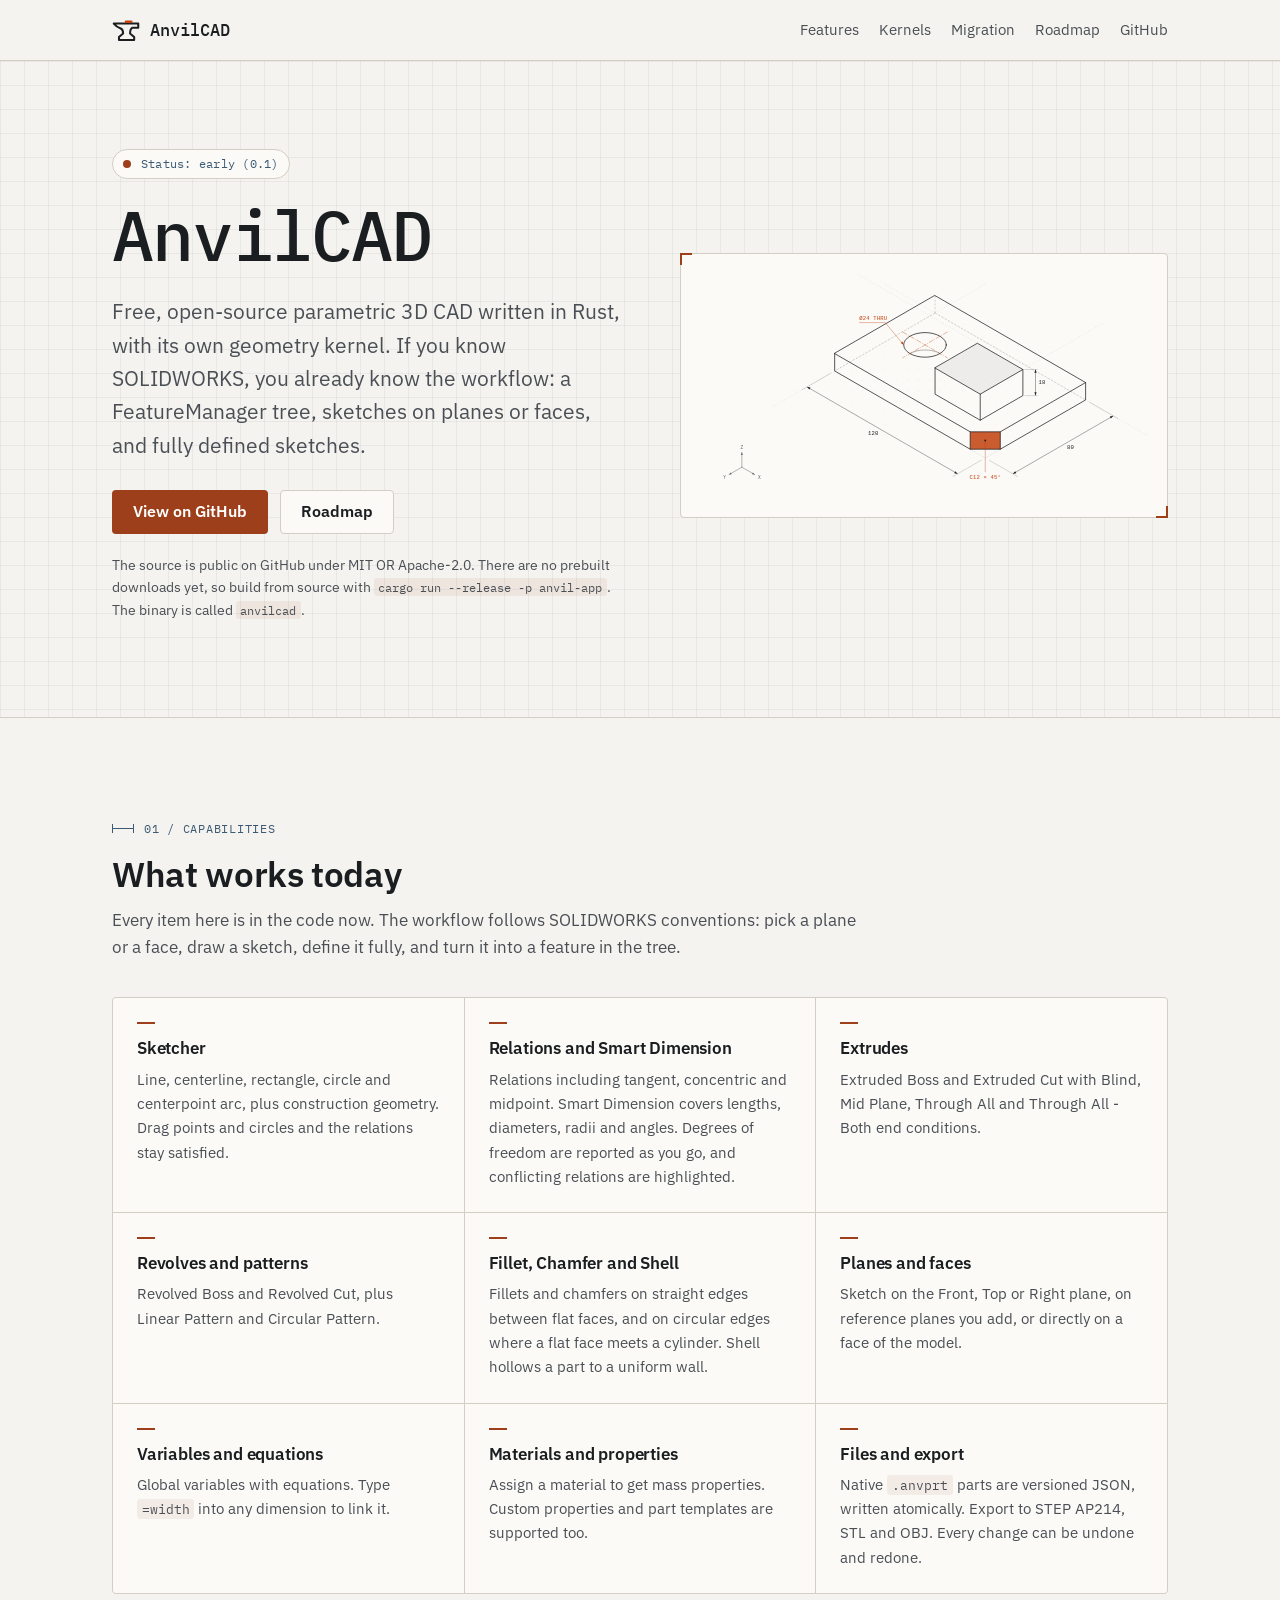
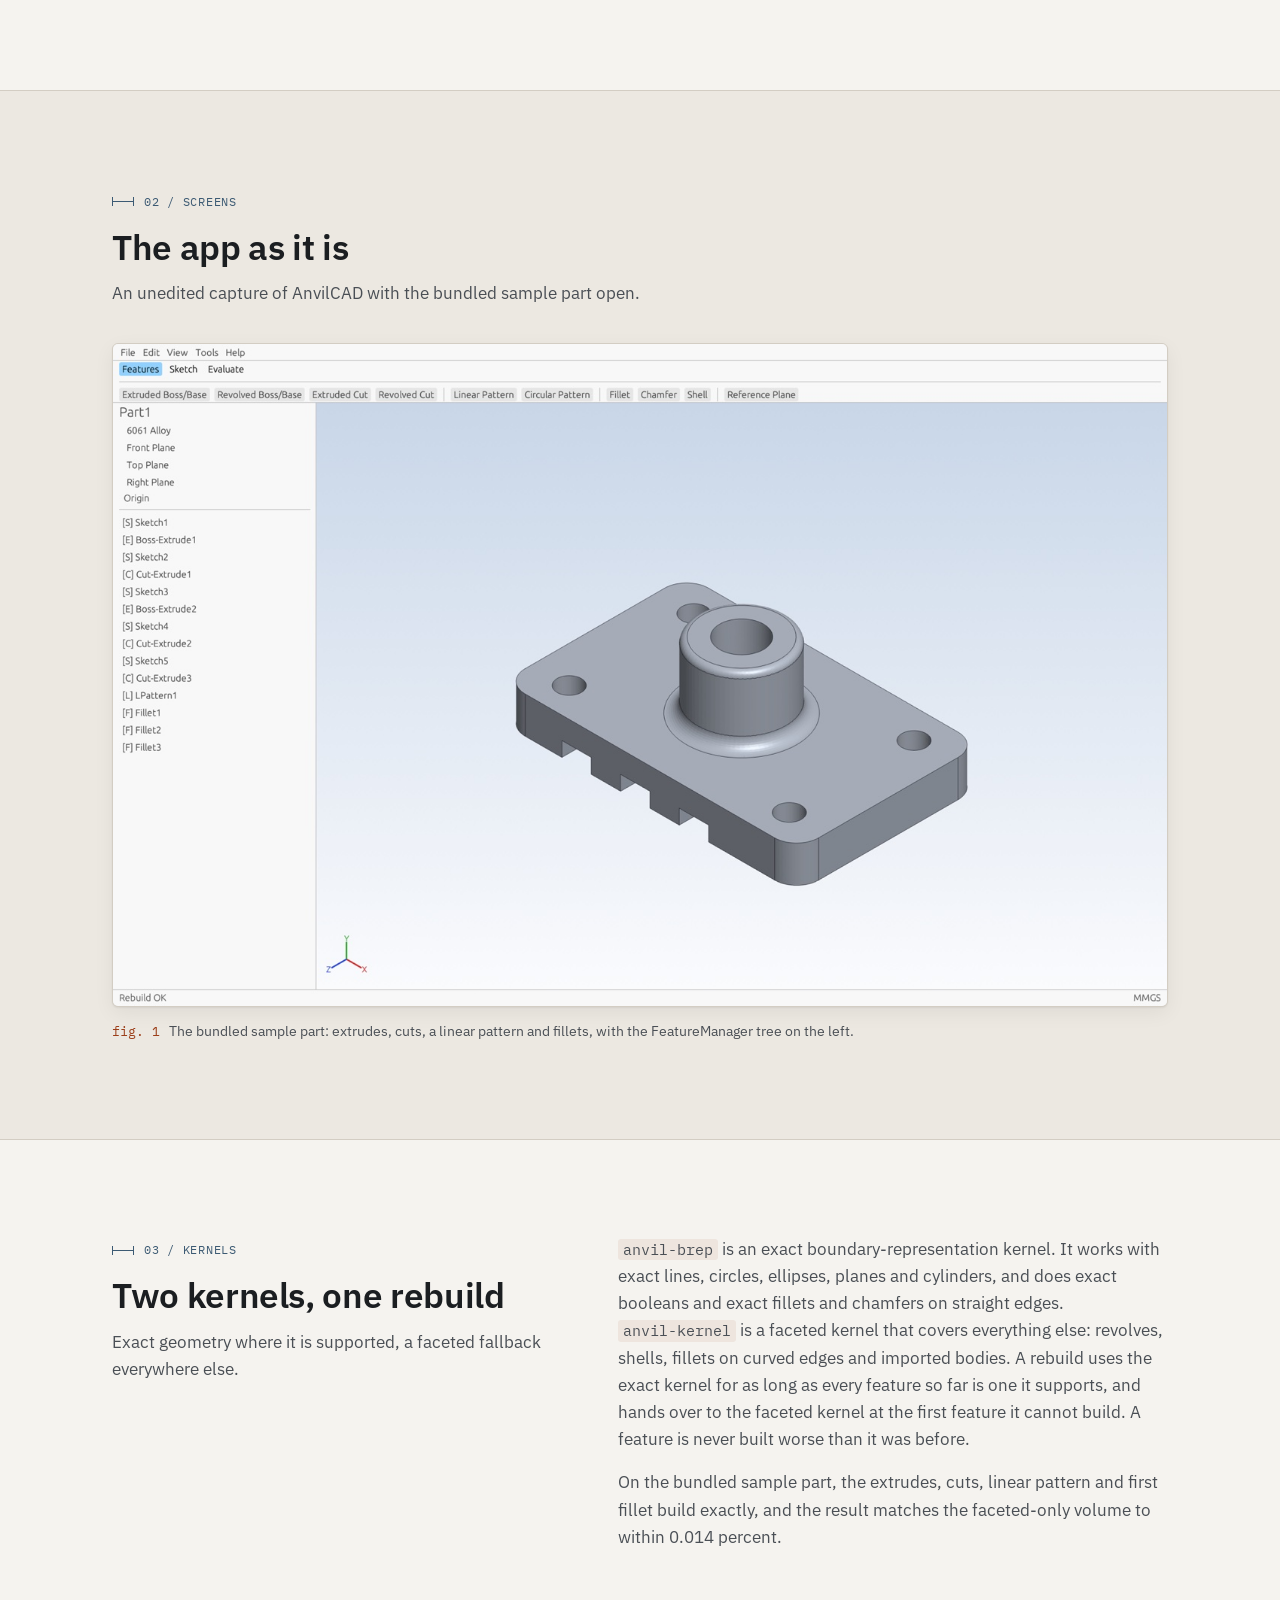
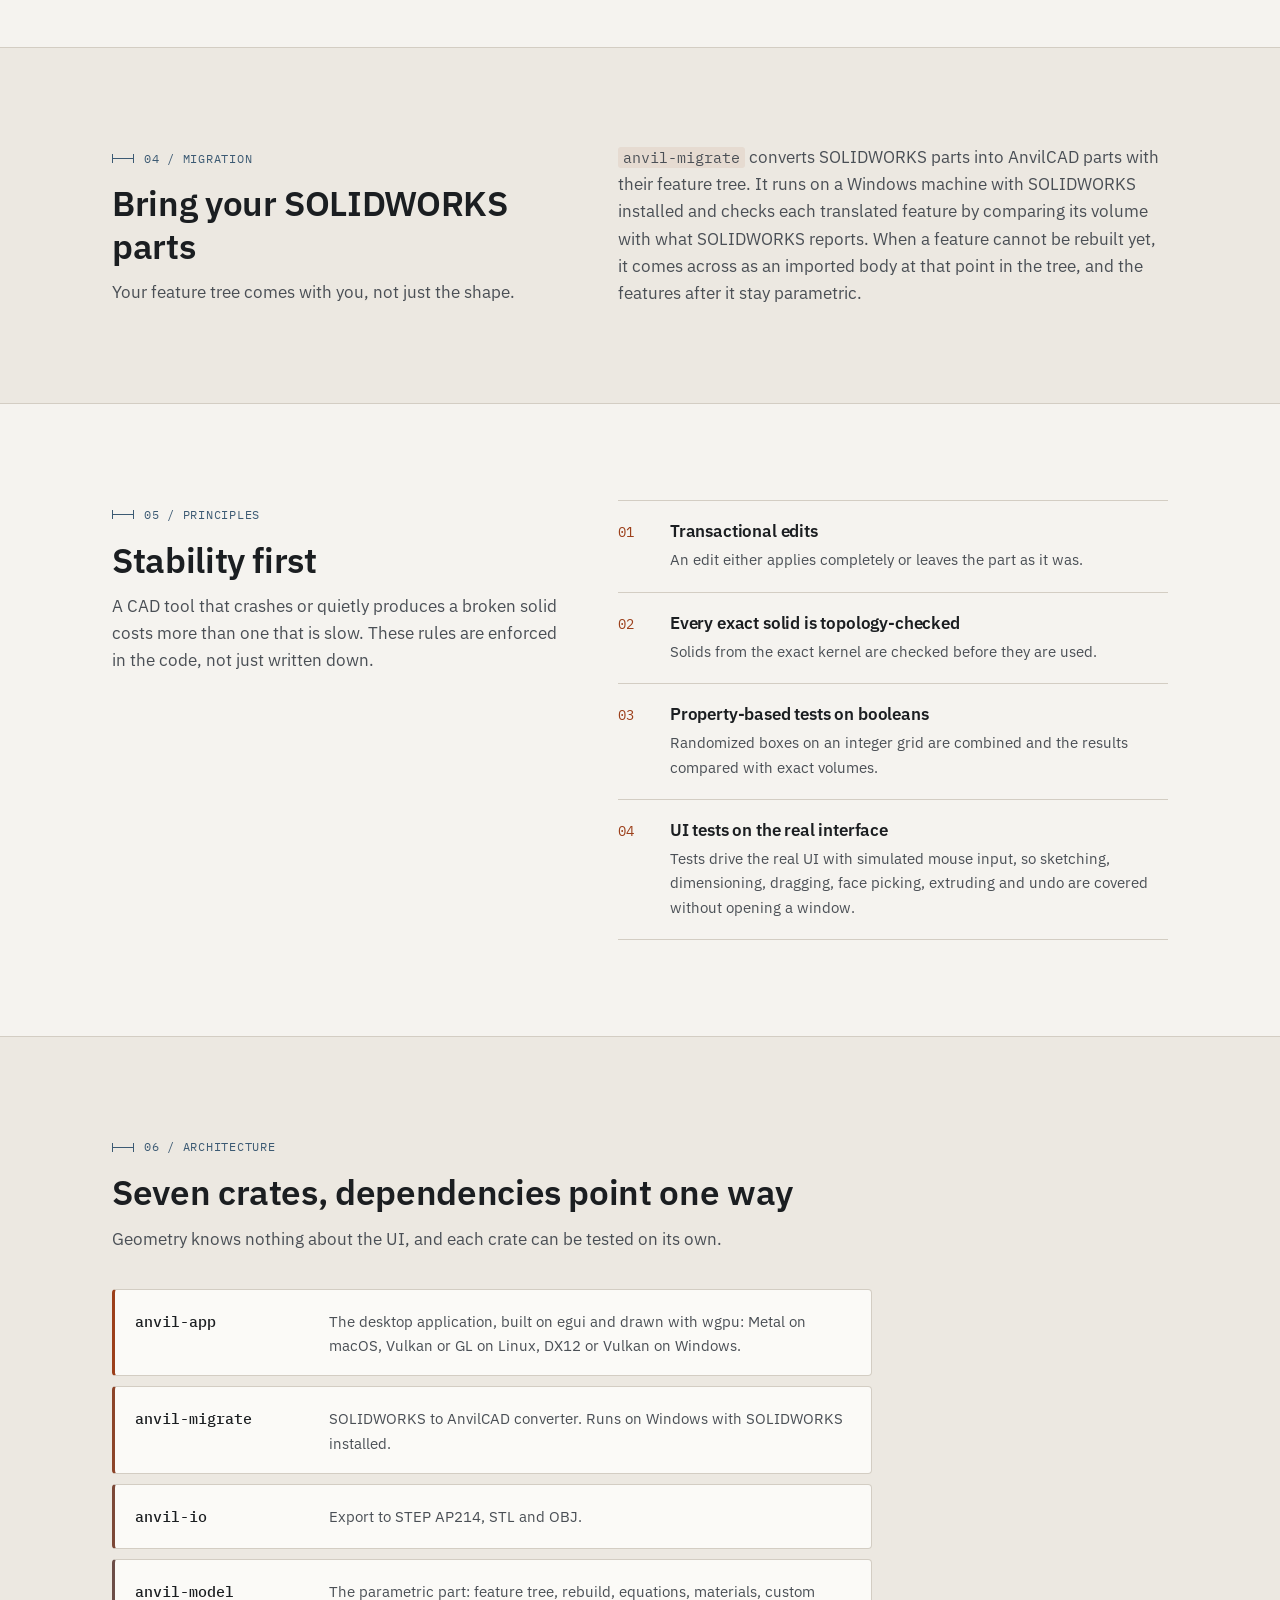
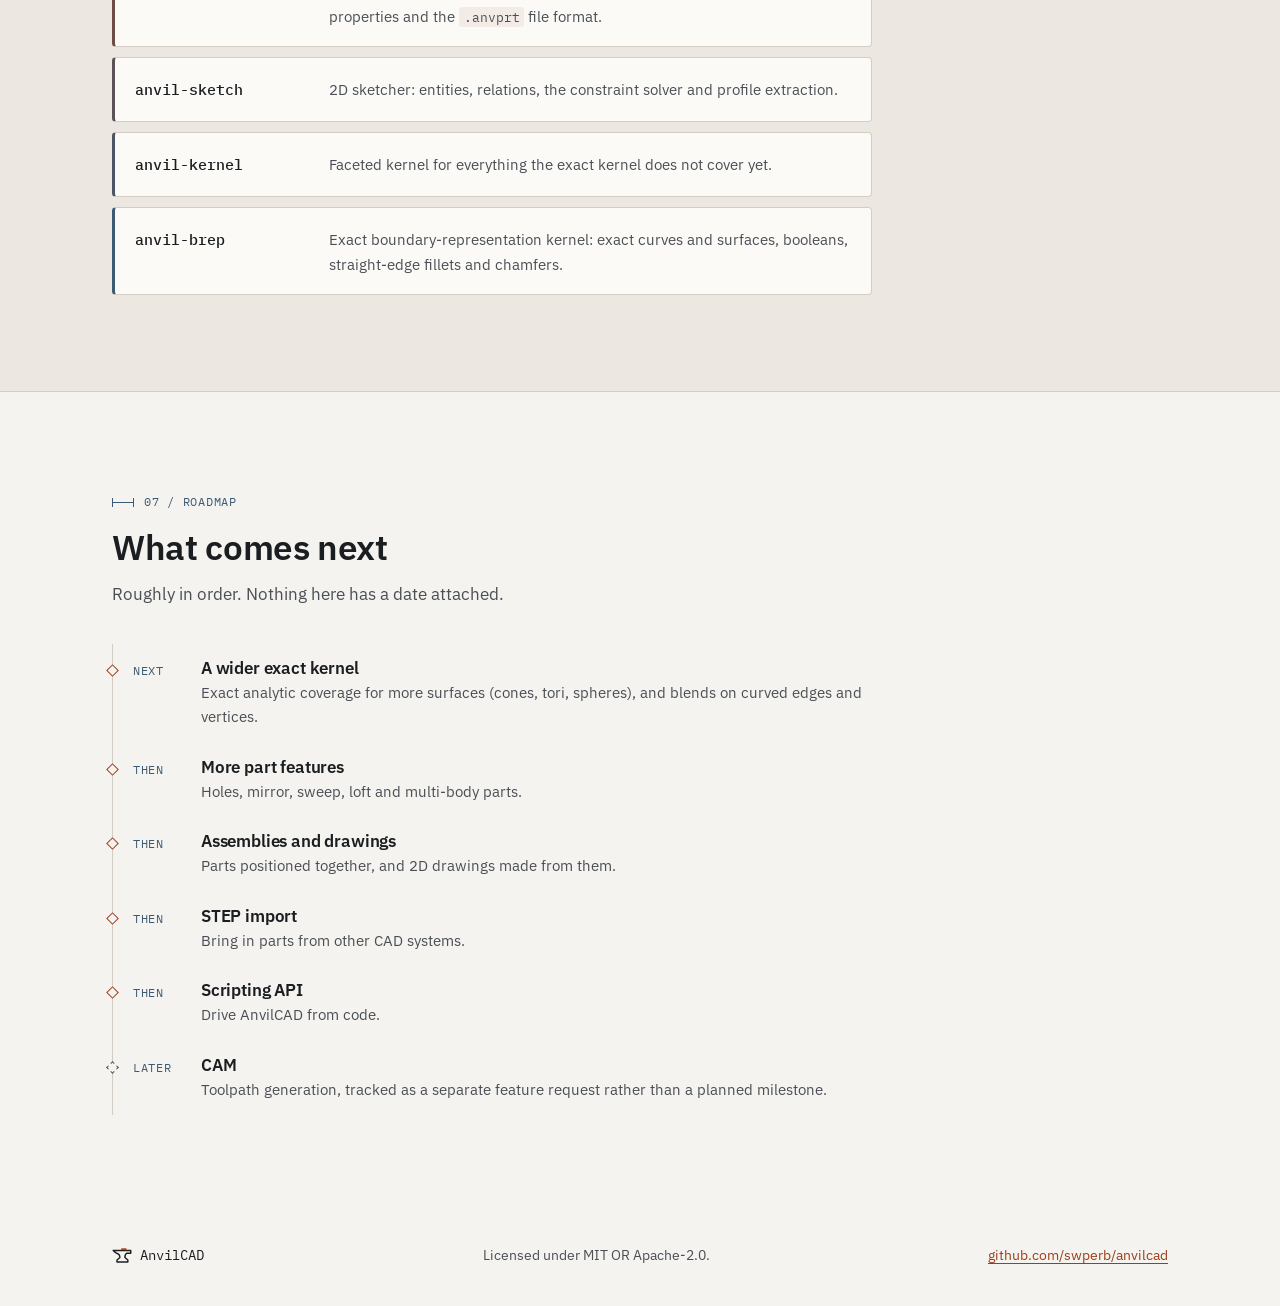
<file: site/index.html>
<!doctype html>
<html lang="en">
<head>
  <meta charset="utf-8">
  <meta name="viewport" content="width=device-width, initial-scale=1">
  <title>AnvilCAD: open-source parametric 3D CAD in Rust</title>
  <meta name="description" content="AnvilCAD is free, open-source parametric 3D CAD written in Rust, with its own geometry kernel and a workflow that follows SOLIDWORKS conventions. Early release (0.1).">
  <meta name="color-scheme" content="light dark">
  <link rel="icon" href="assets/favicon.svg" type="image/svg+xml">
  <link rel="preconnect" href="https://fonts.googleapis.com">
  <link rel="preconnect" href="https://fonts.gstatic.com" crossorigin>
  <link rel="stylesheet" href="https://fonts.googleapis.com/css2?family=IBM+Plex+Mono:wght@400;500&family=IBM+Plex+Sans:wght@400;500;600;700&display=swap">
  <link rel="stylesheet" href="styles.css">
</head>
<body>
  <a class="skip" href="#main">Skip to content</a>

  <header class="site-header">
    <div class="wrap header-row">
      <a class="brand" href="#top" aria-label="AnvilCAD home">
        <svg class="mark" viewBox="0 0 48 48" width="28" height="28" aria-hidden="true" focusable="false"><path d="M3 13 H45 V20 H35 Q31 22 31 30 L38 36 V41 H12 V36 L19 30 Q19 23 15 21.5 Q8 19 3 13 Z" fill="none" stroke="currentColor" stroke-width="3.5" stroke-linecap="round" stroke-linejoin="round"/><rect x="22" y="7.5" width="13" height="4.5" rx="1.25" fill="#C2410C"/></svg>
        <span>AnvilCAD</span>
      </a>
      <nav aria-label="Primary">
        <ul class="nav-list">
          <li><a href="#features">Features</a></li>
          <li><a href="#kernels">Kernels</a></li>
          <li><a href="#migrate">Migration</a></li>
          <li><a href="#roadmap">Roadmap</a></li>
          <li><a href="https://github.com/swperb/anvilcad">GitHub</a></li>
        </ul>
      </nav>
    </div>
  </header>

  <main id="main">
    <section class="hero" id="top" aria-labelledby="hero-title">
      <div class="wrap hero-grid">
        <div class="hero-copy">
          <p class="label"><span class="status-dot" aria-hidden="true"></span>Status: early (0.1)</p>
          <h1 id="hero-title">AnvilCAD</h1>
          <p class="pitch">Free, open-source parametric 3D CAD written in Rust, with its own geometry kernel. If you know SOLIDWORKS, you already know the workflow: a FeatureManager tree, sketches on planes or faces, and fully defined sketches.</p>
          <div class="cta-row">
            <a class="btn btn-primary" href="https://github.com/swperb/anvilcad">View on GitHub</a>
            <a class="btn btn-secondary" href="#roadmap">Roadmap</a>
          </div>
          <p class="fine">The source is public on GitHub under MIT OR Apache-2.0. There are no prebuilt downloads yet, so build from source with <code>cargo run --release -p anvil-app</code>. The binary is called <code>anvilcad</code>.</p>
        </div>
        <figure class="hero-art">
          <svg xmlns="http://www.w3.org/2000/svg" viewBox="0 0 1200 600" role="img" aria-labelledby="art-hero-title art-hero-desc">
<title id="art-hero-title">Isometric drawing of a machined plate</title>
<desc id="art-hero-desc">A rectangular plate with a through hole, a raised rectangular boss and a chamfered corner, dimensioned in millimetres on a faint drafting grid.</desc>
<defs>
<pattern id="art-g" width="30" height="30" patternUnits="userSpaceOnUse"><circle cx="15" cy="15" r="1" fill="currentColor"/></pattern>
<radialGradient id="art-gf" cx="50%" cy="50%" r="55%"><stop offset="0" stop-color="#fff" stop-opacity="1"/><stop offset="1" stop-color="#fff" stop-opacity="0"/></radialGradient>
<mask id="art-gm"><rect width="1200" height="600" fill="url(#art-gf)"/></mask>
<clipPath id="art-hc"><ellipse cx="603" cy="190.8" rx="57.3" ry="33.1"/></clipPath>
</defs>
<rect width="1200" height="600" fill="url(#art-g)" opacity="0.22" mask="url(#art-gm)"/>
<g fill="none" stroke="currentColor" stroke-width="0.75" stroke-dasharray="2 5" opacity="0.4">
<path d="M494.9 27 L1204.2 436.5"/>
<path d="M765.1 27 L190.9 358.5"/>
<path d="M866.4 257.1 L1082.6 132.3"/>
<path d="M744.8 186.9 L413.8 -4.2"/>
</g>
<path d="M805.6 471.6 L805.6 424.8 L724.6 424.8 L724.6 471.6 Z" fill="#C2410C" fill-opacity="0.85"/>
<path d="M744.8 186.9 L866.4 257.1 L751.6 323.4 L630 253.2 Z" fill="currentColor" fill-opacity="0.06"/>
<path d="M805.6 471.6 L765.1 495 L724.6 471.6" fill="none" stroke="currentColor" stroke-width="0.75" stroke-dasharray="2 3" opacity="0.6"/>
<g fill="none" stroke="currentColor" stroke-width="1" stroke-dasharray="6 4" opacity="0.45">
<path d="M630 105 L1035.3 339 M630 105 L359.8 261 M630 105 L630 58.2"/>
</g>
<g fill="none" stroke="currentColor" stroke-width="2" stroke-linejoin="round" stroke-linecap="round">
<path d="M630 58.2 L1035.3 292.2 L805.6 424.8 L724.6 424.8 L359.8 214.2 Z"/>
<path d="M1035.3 292.2 L1035.3 339 L805.6 471.6 L724.6 471.6 L359.8 261 L359.8 214.2"/>
<path d="M805.6 471.6 L805.6 424.8 M724.6 471.6 L724.6 424.8"/>
<path d="M744.8 186.9 L866.4 257.1 L751.6 323.4 L630 253.2 Z"/>
<path d="M866.4 257.1 L866.4 327.3 L751.6 393.6 L630 323.4 L630 253.2 M751.6 393.6 L751.6 323.4"/>
<ellipse cx="603" cy="190.8" rx="57.3" ry="33.1"/>
</g>
<ellipse cx="603" cy="237.6" rx="57.3" ry="33.1" fill="none" stroke="currentColor" stroke-width="1.25" clip-path="url(#art-hc)" opacity="0.7"/>
<g fill="none" stroke="#C2410C" stroke-width="1" stroke-dasharray="14 3 2 3">
<path d="M542.2 155.7 L663.8 225.9 M663.8 155.7 L542.2 225.9"/>
</g>
<g fill="none" stroke="currentColor" stroke-width="1">
<path d="M349.7 266.9 L272 311.7 M755 500.8 L677.3 545.7" stroke-width="0.75" opacity="0.6"/>
<path d="M285.5 303.9 L690.8 537.9"/>
<path d="M285.5 303.9 L291.8 311 L294.8 305.8 Z M690.8 537.9 L684.5 530.8 L681.5 536 Z" fill="currentColor" stroke="none"/>
<path d="M1045.4 344.9 L1123.1 389.7 M775.2 500.8 L852.9 545.7" stroke-width="0.75" opacity="0.6"/>
<path d="M1109.6 381.9 L839.4 537.9"/>
<path d="M1109.6 381.9 L1100.3 383.8 L1103.3 389 Z M839.4 537.9 L848.7 536 L845.7 530.8 Z" fill="currentColor" stroke="none"/>
</g>
<g fill="none" stroke="currentColor" stroke-width="1">
<path d="M870.4 327.3 H906.4 M870.4 257.1 H906.4" stroke-width="0.75" opacity="0.6"/>
<path d="M900.4 327.3 L900.4 257.1"/><path d="M900.4 327.3 L903.4 318.3 L897.4 318.3 Z M900.4 257.1 L897.4 266.1 L903.4 266.1 Z" fill="currentColor" stroke="none"/>
</g>
<g fill="none" stroke="#C2410C" stroke-width="1"><path d="M545.7 190.8 L495.7 130.8 H425.7"/><path d="M545.7 190.8 L542.2 182 L537.6 185.8 Z" fill="#C2410C" stroke="none"/></g>
<path d="M765.1 448.2 V533.6" fill="none" stroke="#C2410C" stroke-width="1"/>
<circle cx="765.1" cy="448.2" r="2.5" fill="currentColor"/>
<g fill="currentColor" font-family="ui-monospace, SFMono-Regular, Menlo, Consolas, monospace" font-size="15" letter-spacing="0.5">
<text x="477.8" y="432.9" text-anchor="end">120</text>
<text x="984.9" y="471.9" text-anchor="start">80</text>
<text x="908.4" y="297.2">18</text>
<text x="425.7" y="123.8" fill="#C2410C">&#216;24 THRU</text>
<text x="765.1" y="550.6" text-anchor="middle" fill="#C2410C">C12 &#215; 45&#176;</text>
</g>
<g fill="none" stroke="currentColor" stroke-width="1.25" opacity="0.7" stroke-linecap="round">
<path d="M110 520 L144.6 540"/><path d="M144.6 540 L139.8 534.3 L137.3 538.7 Z" fill="currentColor" stroke="none"/>
<path d="M110 520 L75.4 540"/><path d="M75.4 540 L82.7 538.7 L80.2 534.3 Z" fill="currentColor" stroke="none"/>
<path d="M110 520 L110 480"/><path d="M110 480 L107.5 487 L112.5 487 Z" fill="currentColor" stroke="none"/>
</g>
<g fill="currentColor" opacity="0.7" font-family="ui-monospace, SFMono-Regular, Menlo, Consolas, monospace" font-size="12">
<text x="156.8" y="551" text-anchor="middle">X</text>
<text x="63.2" y="551" text-anchor="middle">Y</text>
<text x="110" y="470" text-anchor="middle">Z</text>
</g>
</svg>
        </figure>
      </div>
    </section>

    <section class="section" id="features" aria-labelledby="features-title">
      <div class="wrap">
        <header class="section-head">
          <p class="label">01 / Capabilities</p>
          <h2 id="features-title">What works today</h2>
          <p class="lede">Every item here is in the code now. The workflow follows SOLIDWORKS conventions: pick a plane or a face, draw a sketch, define it fully, and turn it into a feature in the tree.</p>
        </header>
        <ul class="feature-grid">
          <li class="card">
            <h3>Sketcher</h3>
            <p>Line, centerline, rectangle, circle and centerpoint arc, plus construction geometry. Drag points and circles and the relations stay satisfied.</p>
          </li>
          <li class="card">
            <h3>Relations and Smart Dimension</h3>
            <p>Relations including tangent, concentric and midpoint. Smart Dimension covers lengths, diameters, radii and angles. Degrees of freedom are reported as you go, and conflicting relations are highlighted.</p>
          </li>
          <li class="card">
            <h3>Extrudes</h3>
            <p>Extruded Boss and Extruded Cut with Blind, Mid Plane, Through All and Through All - Both end conditions.</p>
          </li>
          <li class="card">
            <h3>Revolves and patterns</h3>
            <p>Revolved Boss and Revolved Cut, plus Linear Pattern and Circular Pattern.</p>
          </li>
          <li class="card">
            <h3>Fillet, Chamfer and Shell</h3>
            <p>Fillets and chamfers on straight edges between flat faces, and on circular edges where a flat face meets a cylinder. Shell hollows a part to a uniform wall.</p>
          </li>
          <li class="card">
            <h3>Planes and faces</h3>
            <p>Sketch on the Front, Top or Right plane, on reference planes you add, or directly on a face of the model.</p>
          </li>
          <li class="card">
            <h3>Variables and equations</h3>
            <p>Global variables with equations. Type <code>=width</code> into any dimension to link it.</p>
          </li>
          <li class="card">
            <h3>Materials and properties</h3>
            <p>Assign a material to get mass properties. Custom properties and part templates are supported too.</p>
          </li>
          <li class="card">
            <h3>Files and export</h3>
            <p>Native <code>.anvprt</code> parts are versioned JSON, written atomically. Export to STEP AP214, STL and OBJ. Every change can be undone and redone.</p>
          </li>
        </ul>
      </div>
    </section>

    <section class="section section-alt" id="screens" aria-labelledby="screens-title">
      <div class="wrap">
        <header class="section-head">
          <p class="label">02 / Screens</p>
          <h2 id="screens-title">The app as it is</h2>
          <p class="lede">An unedited capture of AnvilCAD with the bundled sample part open.</p>
        </header>
        <figure class="shot shot-main">
          <img src="assets/screens/sample-part.jpg" width="1400" height="880" loading="lazy" alt="AnvilCAD window with the sample part: a rectangular aluminium plate with rounded corners, four mounting holes, a row of slots cut along one side, and a filleted round boss with a bore in the middle. The FeatureManager tree on the left lists the 6061 Alloy material, the Front, Top and Right planes, and the features from Sketch1 and Boss-Extrude1 through Cut-Extrude3, LPattern1 and Fillet1 to Fillet3. The toolbar shows Extruded Boss/Base, Revolved Boss/Base, Extruded Cut, Revolved Cut, Linear Pattern, Circular Pattern, Fillet, Chamfer, Shell and Reference Plane. The status bar reads Rebuild OK.">
          <figcaption><span class="mono">fig. 1</span> The bundled sample part: extrudes, cuts, a linear pattern and fillets, with the FeatureManager tree on the left.</figcaption>
        </figure>
      </div>
    </section>

    <section class="section" id="kernels" aria-labelledby="kernels-title">
      <div class="wrap two-col">
        <header class="section-head">
          <p class="label">03 / Kernels</p>
          <h2 id="kernels-title">Two kernels, one rebuild</h2>
          <p class="lede">Exact geometry where it is supported, a faceted fallback everywhere else.</p>
        </header>
        <div class="prose">
          <p><code>anvil-brep</code> is an exact boundary-representation kernel. It works with exact lines, circles, ellipses, planes and cylinders, and does exact booleans and exact fillets and chamfers on straight edges. <code>anvil-kernel</code> is a faceted kernel that covers everything else: revolves, shells, fillets on curved edges and imported bodies. A rebuild uses the exact kernel for as long as every feature so far is one it supports, and hands over to the faceted kernel at the first feature it cannot build. A feature is never built worse than it was before.</p>
          <p>On the bundled sample part, the extrudes, cuts, linear pattern and first fillet build exactly, and the result matches the faceted-only volume to within 0.014 percent.</p>
        </div>
      </div>
    </section>

    <section class="section section-alt" id="migrate" aria-labelledby="migrate-title">
      <div class="wrap two-col">
        <header class="section-head">
          <p class="label">04 / Migration</p>
          <h2 id="migrate-title">Bring your SOLIDWORKS parts</h2>
          <p class="lede">Your feature tree comes with you, not just the shape.</p>
        </header>
        <div class="prose">
          <p><code>anvil-migrate</code> converts SOLIDWORKS parts into AnvilCAD parts with their feature tree. It runs on a Windows machine with SOLIDWORKS installed and checks each translated feature by comparing its volume with what SOLIDWORKS reports. When a feature cannot be rebuilt yet, it comes across as an imported body at that point in the tree, and the features after it stay parametric.</p>
        </div>
      </div>
    </section>

    <section class="section" id="stability" aria-labelledby="stability-title">
      <div class="wrap two-col">
        <header class="section-head">
          <p class="label">05 / Principles</p>
          <h2 id="stability-title">Stability first</h2>
          <p class="lede">A CAD tool that crashes or quietly produces a broken solid costs more than one that is slow. These rules are enforced in the code, not just written down.</p>
        </header>
        <ol class="rules">
          <li>
            <h3>Transactional edits</h3>
            <p>An edit either applies completely or leaves the part as it was.</p>
          </li>
          <li>
            <h3>Every exact solid is topology-checked</h3>
            <p>Solids from the exact kernel are checked before they are used.</p>
          </li>
          <li>
            <h3>Property-based tests on booleans</h3>
            <p>Randomized boxes on an integer grid are combined and the results compared with exact volumes.</p>
          </li>
          <li>
            <h3>UI tests on the real interface</h3>
            <p>Tests drive the real UI with simulated mouse input, so sketching, dimensioning, dragging, face picking, extruding and undo are covered without opening a window.</p>
          </li>
        </ol>
      </div>
    </section>

    <section class="section section-alt" id="architecture" aria-labelledby="architecture-title">
      <div class="wrap">
        <header class="section-head">
          <p class="label">06 / Architecture</p>
          <h2 id="architecture-title">Seven crates, dependencies point one way</h2>
          <p class="lede">Geometry knows nothing about the UI, and each crate can be tested on its own.</p>
        </header>
        <ol class="stack">
          <li class="layer">
            <p class="crate"><code>anvil-app</code></p>
            <p>The desktop application, built on egui and drawn with wgpu: Metal on macOS, Vulkan or GL on Linux, DX12 or Vulkan on Windows.</p>
          </li>
          <li class="layer">
            <p class="crate"><code>anvil-migrate</code></p>
            <p>SOLIDWORKS to AnvilCAD converter. Runs on Windows with SOLIDWORKS installed.</p>
          </li>
          <li class="layer">
            <p class="crate"><code>anvil-io</code></p>
            <p>Export to STEP AP214, STL and OBJ.</p>
          </li>
          <li class="layer">
            <p class="crate"><code>anvil-model</code></p>
            <p>The parametric part: feature tree, rebuild, equations, materials, custom properties and the <code>.anvprt</code> file format.</p>
          </li>
          <li class="layer">
            <p class="crate"><code>anvil-sketch</code></p>
            <p>2D sketcher: entities, relations, the constraint solver and profile extraction.</p>
          </li>
          <li class="layer">
            <p class="crate"><code>anvil-kernel</code></p>
            <p>Faceted kernel for everything the exact kernel does not cover yet.</p>
          </li>
          <li class="layer">
            <p class="crate"><code>anvil-brep</code></p>
            <p>Exact boundary-representation kernel: exact curves and surfaces, booleans, straight-edge fillets and chamfers.</p>
          </li>
        </ol>
      </div>
    </section>

    <section class="section" id="roadmap" aria-labelledby="roadmap-title">
      <div class="wrap">
        <header class="section-head">
          <p class="label">07 / Roadmap</p>
          <h2 id="roadmap-title">What comes next</h2>
          <p class="lede">Roughly in order. Nothing here has a date attached.</p>
        </header>
        <ol class="roadmap">
          <li><span class="mono step">next</span><div><h3>A wider exact kernel</h3><p>Exact analytic coverage for more surfaces (cones, tori, spheres), and blends on curved edges and vertices.</p></div></li>
          <li><span class="mono step">then</span><div><h3>More part features</h3><p>Holes, mirror, sweep, loft and multi-body parts.</p></div></li>
          <li><span class="mono step">then</span><div><h3>Assemblies and drawings</h3><p>Parts positioned together, and 2D drawings made from them.</p></div></li>
          <li><span class="mono step">then</span><div><h3>STEP import</h3><p>Bring in parts from other CAD systems.</p></div></li>
          <li><span class="mono step">then</span><div><h3>Scripting API</h3><p>Drive AnvilCAD from code.</p></div></li>
          <li class="future"><span class="mono step">later</span><div><h3>CAM</h3><p>Toolpath generation, tracked as a separate feature request rather than a planned milestone.</p></div></li>
        </ol>
      </div>
    </section>
  </main>

  <footer class="site-footer">
    <div class="wrap footer-row">
      <p class="brand-small">
        <svg class="mark" viewBox="0 0 48 48" width="20" height="20" aria-hidden="true" focusable="false"><path d="M3 13 H45 V20 H35 Q31 22 31 30 L38 36 V41 H12 V36 L19 30 Q19 23 15 21.5 Q8 19 3 13 Z" fill="none" stroke="currentColor" stroke-width="3.5" stroke-linecap="round" stroke-linejoin="round"/><rect x="22" y="7.5" width="13" height="4.5" rx="1.25" fill="#C2410C"/></svg>
        <span>AnvilCAD</span>
      </p>
      <p>Licensed under MIT OR Apache-2.0.</p>
      <p><a href="https://github.com/swperb/anvilcad">github.com/swperb/anvilcad</a></p>
    </div>
  </footer>
</body>
</html>
</file>
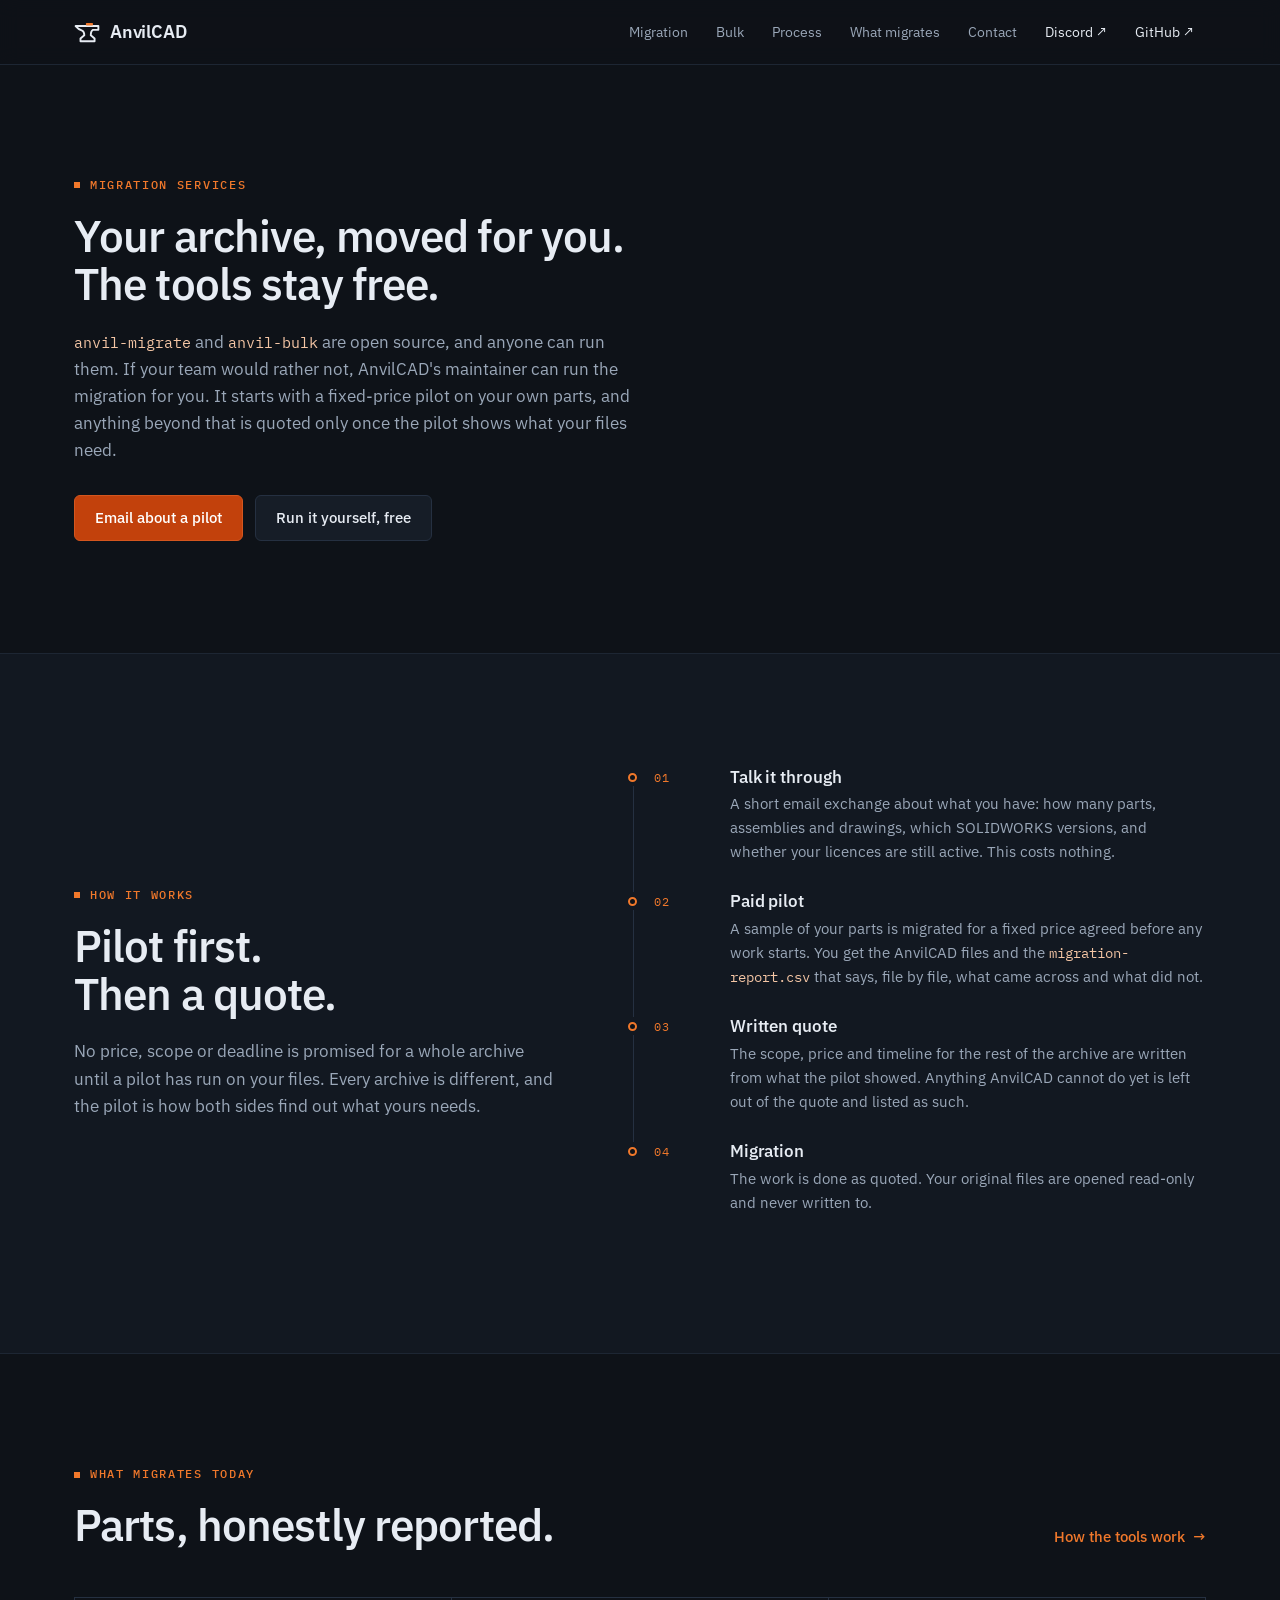
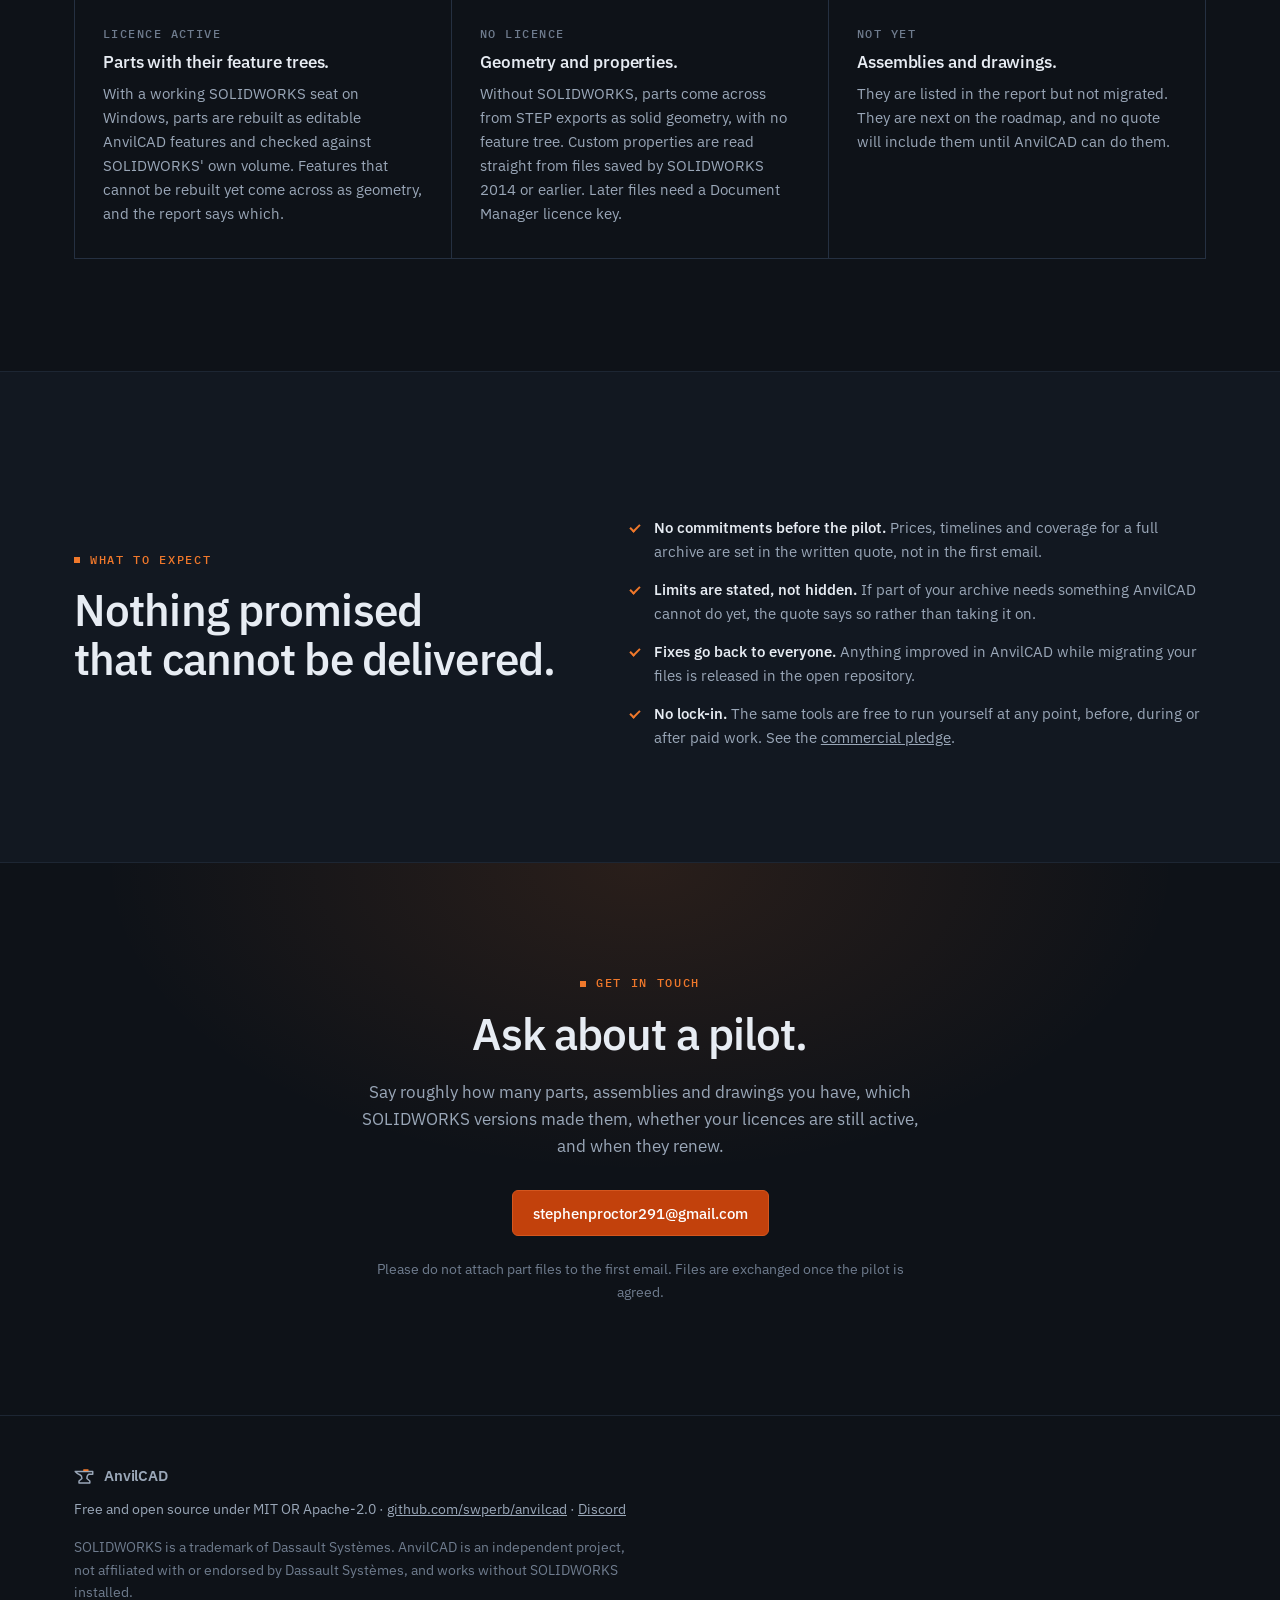
<file: docs/migration.html>
<!doctype html>
<html lang="en">
<head>
  <meta charset="utf-8">
  <meta name="viewport" content="width=device-width, initial-scale=1">
  <title>Migration services · AnvilCAD</title>
  <meta name="description" content="Have AnvilCAD's maintainer migrate your SOLIDWORKS parts to AnvilCAD, starting with a fixed-price pilot. The tools stay free for anyone to run themselves.">
  <meta name="color-scheme" content="dark">
  <meta property="og:title" content="AnvilCAD migration services">
  <meta property="og:description" content="A fixed-price pilot on your own parts, then a written quote for the rest.">
  <meta property="og:type" content="website">
  <meta property="og:url" content="https://swperb.github.io/anvilcad/migration.html">
  <meta property="og:image" content="https://swperb.github.io/anvilcad/media/build-poster.jpg">
  <meta name="twitter:card" content="summary_large_image">
  <link rel="canonical" href="https://swperb.github.io/anvilcad/migration.html">
  <link rel="icon" href="assets/favicon.svg" type="image/svg+xml">
  <link rel="preconnect" href="https://fonts.googleapis.com">
  <link rel="preconnect" href="https://fonts.gstatic.com" crossorigin>
  <link rel="stylesheet" href="https://fonts.googleapis.com/css2?family=IBM+Plex+Mono:wght@400;500&family=IBM+Plex+Sans:wght@400;500;600&display=swap">
  <link rel="stylesheet" href="styles.css">
</head>
<body>
  <a class="skip" href="#main">Skip to content</a>

  <header class="site-header">
    <div class="wrap header-row">
      <a class="brand" href="./" aria-label="AnvilCAD home">
        <svg class="mark" viewBox="0 0 48 48" width="26" height="26" aria-hidden="true" focusable="false"><path d="M3 13 H45 V20 H35 Q31 22 31 30 L38 36 V41 H12 V36 L19 30 Q19 23 15 21.5 Q8 19 3 13 Z" fill="none" stroke="currentColor" stroke-width="3.5" stroke-linecap="round" stroke-linejoin="round"/><rect x="22" y="7.5" width="13" height="4.5" rx="1.25" fill="var(--accent)"/></svg>
        <span>AnvilCAD</span>
      </a>
      <button class="menu-btn" type="button" aria-expanded="false" aria-controls="nav">
        <span>Menu</span>
        <svg viewBox="0 0 20 20" width="18" height="18" aria-hidden="true"><path d="M3 5h14M3 10h14M3 15h14" stroke="currentColor" stroke-width="1.6" stroke-linecap="round"/></svg>
      </button>
      <nav id="nav" aria-label="Primary">
        <ul class="nav-list">
          <li><a href="./#migrate">Migration</a></li>
          <li><a href="./#bulk">Bulk</a></li>
          <li><a href="#process">Process</a></li>
          <li><a href="#today">What migrates</a></li>
          <li><a href="#contact">Contact</a></li>
          <li><a class="nav-gh" href="https://discord.gg/B3tnQ7e9bx">Discord ↗</a></li>
          <li><a class="nav-gh" href="https://github.com/swperb/anvilcad">GitHub ↗</a></li>
        </ul>
      </nav>
    </div>
  </header>

  <main id="main">
    <section class="section" id="top" aria-labelledby="services-title">
      <div class="wrap">
        <p class="eyebrow">Migration services</p>
        <h2 id="services-title">Your archive, moved for you.<br>The tools stay free.</h2>
        <p class="lede"><code>anvil-migrate</code> and <code>anvil-bulk</code> are open source, and anyone can run them. If your team would rather not, AnvilCAD's maintainer can run the migration for you. It starts with a fixed-price pilot on your own parts, and anything beyond that is quoted only once the pilot shows what your files need.</p>
        <div class="cta-row cta-left">
          <a class="btn btn-primary" href="mailto:stephenproctor291@gmail.com?subject=AnvilCAD%20migration%20pilot">Email about a pilot</a>
          <a class="btn btn-secondary" href="./#bulk">Run it yourself, free</a>
        </div>
      </div>
    </section>

    <section class="section section-alt" id="process" aria-labelledby="process-title">
      <div class="wrap split">
        <div>
          <p class="eyebrow">How it works</p>
          <h2 id="process-title">Pilot first.<br>Then a quote.</h2>
          <p class="lede">No price, scope or deadline is promised for a whole archive until a pilot has run on your files. Every archive is different, and the pilot is how both sides find out what yours needs.</p>
        </div>
        <ol class="road">
          <li class="active"><span class="mono">01</span><div><h3>Talk it through</h3><p>A short email exchange about what you have: how many parts, assemblies and drawings, which SOLIDWORKS versions, and whether your licences are still active. This costs nothing.</p></div></li>
          <li class="active"><span class="mono">02</span><div><h3>Paid pilot</h3><p>A sample of your parts is migrated for a fixed price agreed before any work starts. You get the AnvilCAD files and the <code>migration-report.csv</code> that says, file by file, what came across and what did not.</p></div></li>
          <li class="active"><span class="mono">03</span><div><h3>Written quote</h3><p>The scope, price and timeline for the rest of the archive are written from what the pilot showed. Anything AnvilCAD cannot do yet is left out of the quote and listed as such.</p></div></li>
          <li class="active"><span class="mono">04</span><div><h3>Migration</h3><p>The work is done as quoted. Your original files are opened read-only and never written to.</p></div></li>
        </ol>
      </div>
    </section>

    <section class="section" id="today" aria-labelledby="today-title">
      <div class="wrap">
        <div class="section-head-row">
          <div>
            <p class="eyebrow">What migrates today</p>
            <h2 id="today-title">Parts, honestly reported.</h2>
          </div>
          <a class="text-link" href="./#migrate">How the tools work <span aria-hidden="true">→</span></a>
        </div>
        <ul class="tool-grid tool-grid-3">
          <li><span class="num">Licence active</span><h3>Parts with their feature trees.</h3><p>With a working SOLIDWORKS seat on Windows, parts are rebuilt as editable AnvilCAD features and checked against SOLIDWORKS' own volume. Features that cannot be rebuilt yet come across as geometry, and the report says which.</p></li>
          <li><span class="num">No licence</span><h3>Geometry and properties.</h3><p>Without SOLIDWORKS, parts come across from STEP exports as solid geometry, with no feature tree. Custom properties are read straight from files saved by SOLIDWORKS 2014 or earlier. Later files need a Document Manager licence key.</p></li>
          <li><span class="num">Not yet</span><h3>Assemblies and drawings.</h3><p>They are listed in the report but not migrated. They are next on the roadmap, and no quote will include them until AnvilCAD can do them.</p></li>
        </ul>
      </div>
    </section>

    <section class="section section-alt" aria-labelledby="terms-title">
      <div class="wrap split">
        <div>
          <p class="eyebrow">What to expect</p>
          <h2 id="terms-title">Nothing promised<br>that cannot be delivered.</h2>
        </div>
        <ul class="ticks">
          <li><strong>No commitments before the pilot.</strong> Prices, timelines and coverage for a full archive are set in the written quote, not in the first email.</li>
          <li><strong>Limits are stated, not hidden.</strong> If part of your archive needs something AnvilCAD cannot do yet, the quote says so rather than taking it on.</li>
          <li><strong>Fixes go back to everyone.</strong> Anything improved in AnvilCAD while migrating your files is released in the open repository.</li>
          <li><strong>No lock-in.</strong> The same tools are free to run yourself at any point, before, during or after paid work. See the <a href="https://github.com/swperb/anvilcad/blob/main/COMMERCIAL.md">commercial pledge</a>.</li>
        </ul>
      </div>
    </section>

    <section class="section get" id="contact" aria-labelledby="contact-title">
      <div class="wrap get-inner">
        <p class="eyebrow">Get in touch</p>
        <h2 id="contact-title">Ask about a pilot.</h2>
        <p class="lede">Say roughly how many parts, assemblies and drawings you have, which SOLIDWORKS versions made them, whether your licences are still active, and when they renew.</p>
        <div class="cta-row">
          <a class="btn btn-primary" href="mailto:stephenproctor291@gmail.com?subject=AnvilCAD%20migration%20pilot">stephenproctor291@gmail.com</a>
        </div>
        <p class="fine">Please do not attach part files to the first email. Files are exchanged once the pilot is agreed.</p>
      </div>
    </section>
  </main>

  <footer class="site-footer">
    <div class="wrap footer-row">
      <p class="brand brand-small">
        <svg class="mark" viewBox="0 0 48 48" width="20" height="20" aria-hidden="true" focusable="false"><path d="M3 13 H45 V20 H35 Q31 22 31 30 L38 36 V41 H12 V36 L19 30 Q19 23 15 21.5 Q8 19 3 13 Z" fill="none" stroke="currentColor" stroke-width="3.5" stroke-linecap="round" stroke-linejoin="round"/><rect x="22" y="7.5" width="13" height="4.5" rx="1.25" fill="var(--accent)"/></svg>
        <span>AnvilCAD</span>
      </p>
      <p>Free and open source under MIT OR Apache-2.0 · <a href="https://github.com/swperb/anvilcad">github.com/swperb/anvilcad</a> · <a href="https://discord.gg/B3tnQ7e9bx">Discord</a></p>
      <p class="fine">SOLIDWORKS is a trademark of Dassault Systèmes. AnvilCAD is an independent project, not affiliated with or endorsed by Dassault Systèmes, and works without SOLIDWORKS installed.</p>
    </div>
  </footer>

  <script src="site.js" defer></script>
</body>
</html>
</file>
<file: docs/styles.css>
/* AnvilCAD website. One stylesheet, no build step. */

:root {
  --bg: #0e1218;
  --bg-alt: #121821;
  --panel: #161d27;
  --panel-2: #1b2430;
  --line: #253041;
  --line-soft: #1d2633;
  --text: #e7ecf3;
  --muted: #9aa7b8;
  --dim: #6f7c8e;
  --accent: #f0782b;
  --accent-strong: #c2410c;
  --accent-soft: rgba(240, 120, 43, 0.14);
  --good: #4ade80;
  --mid: #fbbf24;
  --bad: #f87171;
  --sans: "IBM Plex Sans", system-ui, -apple-system, "Segoe UI", sans-serif;
  --mono: "IBM Plex Mono", ui-monospace, "SF Mono", Menlo, monospace;
  --radius: 8px;
  --wrap: 1180px;
  color-scheme: dark;
}

*, *::before, *::after { box-sizing: border-box; }
html { scroll-behavior: smooth; scroll-padding-top: 72px; }
body {
  margin: 0;
  background: var(--bg);
  color: var(--text);
  font: 400 16px/1.6 var(--sans);
  -webkit-font-smoothing: antialiased;
  overflow-x: hidden;
}
img, video, svg { display: block; max-width: 100%; }
a { color: inherit; }
code { font-family: var(--mono); font-size: 0.9em; color: #f5c6a5; }
h1, h2, h3 { margin: 0; font-weight: 550; letter-spacing: -0.02em; line-height: 1.1; }
h2 { font-size: clamp(30px, 4vw, 44px); }
h3 { font-size: 17px; letter-spacing: -0.005em; line-height: 1.35; }
p { margin: 0; }

.wrap { width: 100%; max-width: var(--wrap); margin: 0 auto; padding: 0 24px; }
.skip { position: absolute; left: -999px; top: 8px; background: var(--accent); color: #000; padding: 8px 12px; border-radius: 4px; z-index: 100; }
.skip:focus { left: 8px; }
:focus-visible { outline: 2px solid var(--accent); outline-offset: 3px; border-radius: 4px; }

.eyebrow {
  font: 500 12px/1.4 var(--mono);
  text-transform: uppercase;
  letter-spacing: 0.14em;
  color: var(--accent);
  margin-bottom: 18px;
  display: flex;
  align-items: center;
  gap: 10px;
}
.eyebrow::before { content: ""; width: 6px; height: 6px; background: currentColor; display: inline-block; }
.lede { color: var(--muted); font-size: 17px; margin-top: 20px; max-width: 34em; }
.fine { color: var(--dim); font-size: 14px; margin-top: 22px; max-width: 40em; }
.fine.wide { max-width: none; margin-top: 36px; }
.fine a { color: var(--muted); }
.mono { font-family: var(--mono); }
.dim { color: var(--dim); }
.accent { color: var(--accent); }

/* Header */
.site-header {
  position: sticky; top: 0; z-index: 50;
  background: rgba(14, 18, 24, 0.86);
  backdrop-filter: blur(10px);
  -webkit-backdrop-filter: blur(10px);
  border-bottom: 1px solid var(--line-soft);
}
.header-row { display: flex; align-items: center; justify-content: space-between; height: 64px; }
.brand { display: inline-flex; align-items: center; gap: 10px; font-weight: 600; font-size: 18px; text-decoration: none; letter-spacing: -0.01em; }
.brand-small { font-size: 15px; }
.nav-list { list-style: none; display: flex; gap: 4px; margin: 0; padding: 0; }
.nav-list a { display: block; padding: 8px 12px; font-size: 14px; color: var(--muted); text-decoration: none; border-radius: 6px; }
.nav-list a:hover { color: var(--text); background: var(--panel); }
.nav-gh { color: var(--text) !important; }
.menu-btn { display: none; align-items: center; gap: 8px; background: none; border: 0; color: var(--muted); font: 500 14px var(--sans); cursor: pointer; padding: 8px; }

/* Buttons and links */
.btn {
  display: inline-flex; align-items: center; justify-content: center; gap: 10px;
  height: 46px; padding: 0 20px; border-radius: 6px;
  font: 500 15px var(--sans); text-decoration: none;
  border: 1px solid transparent; transition: background 0.15s, border-color 0.15s;
}
.btn-primary { background: var(--accent-strong); color: #fff; border-color: #d4561e; }
.btn-primary:hover { background: #d4561e; }
.btn-secondary { background: var(--panel); color: var(--text); border-color: var(--line); }
.btn-secondary:hover { border-color: #3a475a; background: var(--panel-2); }
.text-link { display: inline-flex; gap: 8px; align-items: center; color: var(--accent); font-size: 15px; font-weight: 500; text-decoration: none; margin-top: 28px; }
.text-link:hover span { transform: translateX(3px); }
.text-link span { transition: transform 0.15s; }

/* Hero */
.hero { padding: 72px 0 40px; border-bottom: 1px solid var(--line-soft); }
.hero-grid { display: grid; grid-template-columns: minmax(0, 5fr) minmax(0, 7fr); gap: 56px; align-items: center; }
.hero h1 { font-size: clamp(38px, 5vw, 58px); line-height: 1.04; letter-spacing: -0.03em; }
.cta-col { display: grid; gap: 12px; margin-top: 34px; max-width: 420px; }
.cta-col .text-link { margin-top: 8px; }
.cta-row { display: flex; flex-wrap: wrap; gap: 12px; margin-top: 30px; justify-content: center; }
.cta-row.cta-left { justify-content: flex-start; }

.player { margin: 0; border: 1px solid var(--line); border-radius: var(--radius); background: var(--panel); overflow: hidden; box-shadow: 0 30px 80px -30px rgba(0, 0, 0, 0.7); }
.player-screen { position: relative; aspect-ratio: 1440 / 900; background: #e9ecf0; }
.player-screen video { width: 100%; height: 100%; object-fit: cover; }
.player-bar {
  display: flex; justify-content: space-between; gap: 16px;
  padding: 12px 16px; border-top: 1px solid var(--line);
  font: 12px/1.5 var(--mono); color: var(--muted);
}
.player-bar a { color: var(--accent); text-decoration: none; white-space: nowrap; }
.play-toggle {
  position: absolute; right: 12px; bottom: 12px;
  width: 34px; height: 34px; border-radius: 50%;
  border: 1px solid rgba(0, 0, 0, 0.15); background: rgba(14, 18, 24, 0.72); color: #fff;
  display: grid; place-items: center; cursor: pointer; opacity: 0; transition: opacity 0.2s;
}
.player-screen:hover .play-toggle, .play-toggle:focus-visible, .player-screen.paused .play-toggle, .card-media:hover .play-toggle { opacity: 1; }

.meta-row { display: flex; flex-wrap: wrap; align-items: center; gap: 10px 18px; margin-top: 48px; font: 12px var(--mono); color: var(--muted); }
.meta-row .sep { color: var(--dim); }
.status-dot { width: 7px; height: 7px; border-radius: 50%; background: var(--good); box-shadow: 0 0 0 4px rgba(74, 222, 128, 0.15); }

.steps { list-style: none; margin: 32px 0 0; padding: 0; display: grid; grid-template-columns: repeat(4, 1fr); border-top: 1px solid var(--line); }
.steps button {
  all: unset; box-sizing: border-box; cursor: pointer; width: 100%; height: 100%;
  display: flex; flex-direction: column; justify-content: flex-start;
  padding: 22px 20px 22px 0; border-top: 2px solid transparent; margin-top: -1px;
}
.steps li + li button { padding-left: 20px; border-left: 1px solid var(--line-soft); }
.steps button[aria-selected="true"] { border-top-color: var(--accent); }
.steps button:hover .step-title { color: var(--accent); }
.steps button:focus-visible { outline: 2px solid var(--accent); outline-offset: -2px; }
.num { display: block; font: 500 12px var(--mono); letter-spacing: 0.12em; text-transform: uppercase; color: var(--dim); margin-bottom: 10px; }
.steps button[aria-selected="true"] .num { color: var(--accent); }
.step-title { display: block; font-weight: 550; font-size: 17px; transition: color 0.15s; }
.step-body { display: block; color: var(--muted); font-size: 14px; margin-top: 6px; line-height: 1.5; }

/* Sections */
.section { padding: 112px 0; border-bottom: 1px solid var(--line-soft); }
.section-alt { background: var(--bg-alt); }
.split { display: grid; grid-template-columns: minmax(0, 5fr) minmax(0, 6fr); gap: 72px; align-items: center; }
.split-rev > :first-child { order: 2; }
.split-rev { grid-template-columns: minmax(0, 6fr) minmax(0, 5fr); }
.section-head-row { display: flex; justify-content: space-between; align-items: flex-end; gap: 24px; margin-bottom: 48px; }
.section-head-row .text-link { margin-top: 0; }
.stack-col { display: grid; gap: 16px; min-width: 0; }

.numbered { list-style: none; margin: 40px 0 0; padding: 0; }
.numbered li { display: grid; grid-template-columns: 44px 1fr; padding: 18px 0; border-top: 1px solid var(--line); }
.numbered li:last-child { border-bottom: 1px solid var(--line); }
.numbered .n { font: 12px var(--mono); color: var(--dim); padding-top: 3px; }
.numbered p { color: var(--muted); font-size: 15px; margin-top: 4px; }

.ticks { list-style: none; margin: 32px 0 0; padding: 0; display: grid; gap: 14px; }
.ticks li { position: relative; padding-left: 26px; color: var(--muted); font-size: 15px; }
.ticks li::before { content: ""; position: absolute; left: 2px; top: 8px; width: 10px; height: 6px; border-left: 2px solid var(--accent); border-bottom: 2px solid var(--accent); transform: rotate(-45deg); }
.ticks strong { color: var(--text); font-weight: 550; }

/* Panels, tables, terminals */
.panel { background: var(--panel); border: 1px solid var(--line); border-radius: var(--radius); overflow: hidden; }
.panel-head { display: flex; justify-content: space-between; gap: 12px; padding: 12px 16px; border-bottom: 1px solid var(--line); font-size: 14px; font-weight: 500; }
.panel-head .mono { font-size: 11px; font-weight: 400; }
.panel-foot { padding: 12px 16px; border-top: 1px solid var(--line); font-size: 13px; color: var(--muted); }
.status-table { width: 100%; border-collapse: collapse; font-size: 14px; }
.status-table th { text-align: left; padding: 12px 16px; width: 1%; white-space: nowrap; vertical-align: top; }
.status-table td { padding: 12px 16px 12px 0; color: var(--muted); }
.status-table tr + tr th, .status-table tr + tr td { border-top: 1px solid var(--line-soft); }
.pill { display: inline-block; font: 500 11px/1 var(--mono); padding: 5px 8px; border-radius: 4px; background: var(--panel-2); color: var(--muted); border: 1px solid var(--line); letter-spacing: 0.04em; }
.pill-good { color: var(--good); border-color: rgba(74, 222, 128, 0.3); background: rgba(74, 222, 128, 0.08); }
.pill-mid { color: var(--mid); border-color: rgba(251, 191, 36, 0.3); background: rgba(251, 191, 36, 0.08); }
.pill-bad { color: var(--bad); border-color: rgba(248, 113, 113, 0.3); background: rgba(248, 113, 113, 0.08); }

pre { margin: 0; overflow-x: auto; font: 12.5px/1.7 var(--mono); }
pre code { color: var(--text); font-size: inherit; }
.csv { padding: 14px 16px; color: var(--muted); }
.csv code { color: var(--muted); white-space: pre; }
.csv-h { color: var(--accent); }
.cmd { background: #0a0d12; border: 1px solid var(--line); border-radius: var(--radius); padding: 14px 16px; }
.prompt { color: var(--accent); user-select: none; }

.terminal { background: #0a0d12; border: 1px solid var(--line); border-radius: var(--radius); overflow: hidden; min-width: 0; box-shadow: 0 30px 80px -40px rgba(0, 0, 0, 0.8); }
.term-bar { display: flex; align-items: center; gap: 7px; padding: 11px 14px; border-bottom: 1px solid var(--line-soft); background: var(--panel); }
.term-bar i { width: 10px; height: 10px; border-radius: 50%; background: #2e3a4b; }
.term-bar span { margin-left: 8px; font: 12px var(--mono); color: var(--dim); }
.terminal pre { padding: 18px 18px 22px; }
.terminal .c { color: var(--dim); }
.t-line { display: inline; }
.t-in { color: var(--accent); }
.t-ok { color: var(--good); }
.t-out { color: var(--muted); }
.js .terminal.typing .t-line { visibility: hidden; }
.js .terminal.typing .t-line.shown { visibility: visible; }

.chips { display: flex; flex-wrap: wrap; gap: 8px; }
.chips span { font: 12px var(--mono); padding: 6px 10px; border: 1px solid var(--line); border-radius: 4px; color: var(--muted); background: var(--panel); }
.chips-tabs { margin-top: 28px; }
.chips-tabs span:first-child { color: var(--accent); border-color: rgba(240, 120, 43, 0.4); background: var(--accent-soft); }

/* Tool grid */
.tool-grid { list-style: none; margin: 0; padding: 0; display: grid; grid-template-columns: repeat(3, 1fr); border-top: 1px solid var(--line); border-left: 1px solid var(--line); }
.tool-grid li { padding: 28px 28px 32px; border-right: 1px solid var(--line); border-bottom: 1px solid var(--line); }
.tool-grid h3 { margin-bottom: 8px; }
.tool-grid p { color: var(--muted); font-size: 15px; }

/* B-rep figure */
.brep { margin: 0; color: var(--muted); }
.brep svg { width: 100%; height: auto; color: #c3ccd8; }
.brep figcaption { font: 12px/1.6 var(--mono); color: var(--dim); margin-top: 12px; }
.brep .f-top { fill: rgba(195, 204, 216, 0.06); }
.brep .f-left { fill: rgba(195, 204, 216, 0.12); }
.brep .f-right { fill: rgba(195, 204, 216, 0.03); }
.hl { opacity: 0; transition: opacity 0.4s; }
.hl-face { fill: var(--accent-soft); stroke: var(--accent); stroke-width: 1.5; }
.hl-edge { stroke: var(--accent); stroke-width: 4; stroke-linecap: round; }
.hl-vert { fill: var(--accent); }
.lb { fill: var(--dim); opacity: 0.55; transition: fill 0.4s, opacity 0.4s; }
.brep[data-show="face"] .hl-face, .brep[data-show="edge"] .hl-edge, .brep[data-show="vert"] .hl-vert { opacity: 1; }
.brep[data-show="face"] .lb-face, .brep[data-show="edge"] .lb-edge, .brep[data-show="vert"] .lb-vert { fill: var(--accent); opacity: 1; }

/* Cards */
.cards { display: grid; grid-template-columns: 1fr 1fr; gap: 24px; }
.card { background: var(--panel); border: 1px solid var(--line); border-radius: var(--radius); overflow: hidden; }
.card-media { position: relative; aspect-ratio: 16 / 10; background: #e9ecf0; border-bottom: 1px solid var(--line); }
.card-media video { width: 100%; height: 100%; object-fit: cover; }
.card-body { padding: 26px 28px 30px; }
.card-body .eyebrow { margin-bottom: 12px; }
.card-body h3 { font-size: 22px; letter-spacing: -0.015em; }
.card-body p:last-child { color: var(--muted); font-size: 15px; margin-top: 10px; }

/* Roadmap */
.road { list-style: none; margin: 0; padding: 0; position: relative; }
.road li { display: grid; grid-template-columns: 64px 1fr; gap: 12px; padding: 0 0 26px 26px; position: relative; }
.road li::before { content: ""; position: absolute; left: 0; top: 7px; width: 9px; height: 9px; border-radius: 50%; border: 2px solid var(--line); background: var(--bg); }
.road li::after { content: ""; position: absolute; left: 5px; top: 20px; bottom: -2px; width: 1px; background: var(--line); }
.road li:last-child::after { display: none; }
.road li.done::before { background: var(--accent); border-color: var(--accent); }
.road li.active::before { border-color: var(--accent); }
.road .mono { font-size: 12px; color: var(--dim); text-transform: uppercase; letter-spacing: 0.1em; padding-top: 2px; }
.road li.done .mono, .road li.active .mono { color: var(--accent); }
.road p { color: var(--muted); font-size: 15px; margin-top: 4px; }

/* Release + contribute */
.duo { display: grid; grid-template-columns: 1fr 1fr; gap: 24px; }
.duo-item { padding: 40px; border: 1px solid var(--line); border-radius: var(--radius); background: var(--panel); }
.duo-item h2 { font-size: 30px; }
.duo-item > p:not(.eyebrow) { color: var(--muted); margin-top: 14px; }
.duo-item .text-link { margin-top: 22px; margin-right: 24px; }

/* Get */
.get { text-align: center; background: radial-gradient(ellipse 60% 80% at 50% 0%, rgba(240, 120, 43, 0.12), transparent 70%), var(--bg); }
.get-inner { display: flex; flex-direction: column; align-items: center; }
.get .eyebrow { justify-content: center; }
.get .lede { margin-left: auto; margin-right: auto; }
.copy-cmd { display: flex; align-items: stretch; margin-top: 24px; max-width: 100%; border: 1px solid var(--line); border-radius: var(--radius); background: #0a0d12; overflow: hidden; }
.copy-cmd pre { padding: 14px 18px; text-align: left; }
.copy-btn { border: 0; border-left: 1px solid var(--line); background: var(--panel); color: var(--text); font: 500 13px var(--sans); padding: 0 18px; cursor: pointer; }
.copy-btn:hover { color: var(--accent); }

/* Footer */
.site-footer { padding: 48px 0 56px; }
.footer-row { display: grid; gap: 10px; color: var(--muted); font-size: 14px; }
.footer-row .fine { margin-top: 6px; }

/* Responsive */
@media (max-width: 1000px) {
  .hero-grid, .split, .split-rev { grid-template-columns: minmax(0, 1fr); gap: 48px; }
  .split-rev > :first-child { order: 0; }
  .tool-grid { grid-template-columns: 1fr 1fr; }
  .steps { grid-template-columns: 1fr 1fr; }
  .steps li:nth-child(3) button { padding-left: 0; border-left: 0; }
  .steps li:nth-child(n+3) { border-top: 1px solid var(--line-soft); }
}
@media (max-width: 860px) {
  .menu-btn { display: inline-flex; }
  #nav { display: none; position: absolute; top: 64px; left: 0; right: 0; background: var(--bg); border-bottom: 1px solid var(--line); }
  #nav.open { display: block; }
  .nav-list { flex-direction: column; padding: 8px 16px 16px; }
  .nav-list a { padding: 12px 8px; font-size: 16px; }
}
@media (max-width: 640px) {
  .wrap { padding: 0 16px; }
  .hero { padding-top: 48px; }
  .section { padding: 80px 0; }
  .tool-grid, .cards, .duo, .tool-grid-3 { grid-template-columns: minmax(0, 1fr); }
  .steps { grid-template-columns: minmax(0, 1fr); }
  .steps li button, .steps li + li button { padding-left: 0; border-left: 0; }
  .steps li + li { border-top: 1px solid var(--line-soft); }
  .section-head-row { flex-direction: column; align-items: flex-start; }
  .duo-item { padding: 28px 22px; }
  .player-bar { flex-direction: column; gap: 4px; }
  .copy-cmd { flex-direction: column; width: 100%; }
  .copy-btn { border-left: 0; border-top: 1px solid var(--line); padding: 10px; }
  .tool-grid li { padding: 24px 20px; }
}
@media (prefers-reduced-motion: reduce) {
  html { scroll-behavior: auto; }
  .hl, .lb, .text-link span { transition: none; }
}
</file>
<file: site/styles.css>
/* AnvilCAD landing page. Plain CSS, no build step. */

:root {
  --bg: #f5f3ef;
  --bg-alt: #ece8e1;
  --surface: #fbfaf7;
  --ink: #1b1e21;
  --ink-soft: #4a4f55;
  --line: #d3cdc3;
  --grid: rgba(60, 80, 100, 0.07);
  --oxide: #9c3f1a;          /* iron oxide accent, 6.3:1 on --bg */
  --oxide-strong: #7f3112;
  --oxide-tint: rgba(156, 63, 26, 0.08);
  --steel: #3c5a73;
  --on-oxide: #ffffff;
  --focus: #1f6fd1;
  --shadow: 0 1px 2px rgba(20, 20, 20, 0.06), 0 6px 20px rgba(20, 20, 20, 0.06);

  --font-sans: "IBM Plex Sans", system-ui, -apple-system, "Segoe UI", Roboto, sans-serif;
  --font-mono: "IBM Plex Mono", ui-monospace, SFMono-Regular, Menlo, Consolas, monospace;

  --maxw: 1120px;
  --gutter: 16px;
  --radius: 4px;
}

@media (prefers-color-scheme: dark) {
  :root {
    --bg: #121416;
    --bg-alt: #181b1e;
    --surface: #1d2124;
    --ink: #e8e4dd;
    --ink-soft: #a9aeb3;
    --line: #33383d;
    --grid: rgba(160, 190, 215, 0.05);
    --oxide: #e3825a;        /* 6.9:1 on --bg */
    --oxide-strong: #f09a74;
    --oxide-tint: rgba(227, 130, 90, 0.1);
    --steel: #8fb0c9;
    --on-oxide: #1a0d07;
    --focus: #7db3ff;
    --shadow: 0 1px 2px rgba(0, 0, 0, 0.4), 0 8px 24px rgba(0, 0, 0, 0.3);
  }
}

*,
*::before,
*::after { box-sizing: border-box; }

html { scroll-behavior: smooth; -webkit-text-size-adjust: 100%; }
@media (prefers-reduced-motion: reduce) { html { scroll-behavior: auto; } }

body {
  margin: 0;
  background: var(--bg);
  color: var(--ink);
  font-family: var(--font-sans);
  font-size: 17px;
  line-height: 1.6;
  overflow-x: hidden;
}

img { max-width: 100%; height: auto; display: block; }

a { color: var(--oxide); text-underline-offset: 3px; }
a:hover { color: var(--oxide-strong); }

:focus-visible {
  outline: 2px solid var(--focus);
  outline-offset: 3px;
  border-radius: 2px;
}

code {
  font-family: var(--font-mono);
  font-size: 0.88em;
  background: var(--oxide-tint);
  padding: 0.08em 0.35em;
  border-radius: 3px;
  overflow-wrap: anywhere;
}

h1, h2, h3 { line-height: 1.2; margin: 0; letter-spacing: -0.01em; }
h2 { font-size: clamp(1.6rem, 3.2vw, 2.2rem); font-weight: 600; }
h3 { font-size: 1.05rem; font-weight: 600; }
p { margin: 0; }

.wrap {
  max-width: var(--maxw);
  margin: 0 auto;
  padding: 0 var(--gutter);
}
@media (min-width: 720px) { :root { --gutter: 32px; } }

.skip {
  position: absolute;
  left: 8px;
  top: -100px;
  background: var(--ink);
  color: var(--bg);
  padding: 8px 12px;
  z-index: 10;
}
.skip:focus { top: 8px; }

.mono,
.label {
  font-family: var(--font-mono);
}

/* Small blueprint-style label with a dimension-line tick on the left. */
.label {
  display: inline-flex;
  align-items: center;
  gap: 10px;
  font-size: 0.78rem;
  letter-spacing: 0.06em;
  text-transform: uppercase;
  color: var(--steel);
  margin-bottom: 14px;
}
.label::before {
  content: "";
  width: 22px;
  height: 9px;
  border-left: 1px solid currentColor;
  border-right: 1px solid currentColor;
  background: linear-gradient(currentColor, currentColor) center / 100% 1px no-repeat;
}

/* Header */
.site-header {
  border-bottom: 1px solid var(--line);
  background: var(--bg);
}
.header-row {
  display: flex;
  align-items: center;
  justify-content: space-between;
  gap: 16px;
  min-height: 60px;
  flex-wrap: wrap;
}
.brand {
  display: inline-flex;
  align-items: center;
  gap: 10px;
  font-family: var(--font-mono);
  font-weight: 500;
  font-size: 1.05rem;
  color: var(--ink);
  text-decoration: none;
}
.nav-list {
  list-style: none;
  margin: 0;
  padding: 0;
  display: flex;
  flex-wrap: wrap;
  gap: 4px 20px;
  font-size: 0.92rem;
}
.nav-list a { color: var(--ink-soft); text-decoration: none; }
.nav-list a:hover { color: var(--oxide); text-decoration: underline; }
@media (max-width: 600px) {
  .nav-list li:nth-child(-n+3) { display: none; }
}

/* Hero with a fine drafting grid */
.hero {
  position: relative;
  padding: 56px 0 64px;
  background-image:
    linear-gradient(var(--grid) 1px, transparent 1px),
    linear-gradient(90deg, var(--grid) 1px, transparent 1px);
  background-size: 24px 24px;
  border-bottom: 1px solid var(--line);
}
.hero-grid {
  display: grid;
  gap: 40px;
  align-items: center;
}
@media (min-width: 900px) {
  .hero { padding: 88px 0 96px; }
  .hero-grid { grid-template-columns: 1.05fr 1fr; gap: 56px; }
}
.status-dot {
  width: 8px;
  height: 8px;
  border-radius: 50%;
  background: var(--oxide);
  display: none;
}
.hero .label::before { display: none; }
.hero .label .status-dot { display: inline-block; }
.hero .label {
  border: 1px solid var(--line);
  background: var(--surface);
  padding: 4px 10px;
  border-radius: 999px;
  text-transform: none;
  letter-spacing: 0.02em;
}
h1 {
  font-family: var(--font-mono);
  font-weight: 500;
  font-size: clamp(2.6rem, 8vw, 4.4rem);
  letter-spacing: -0.03em;
  margin-bottom: 18px;
}
.pitch {
  font-size: clamp(1.1rem, 2.2vw, 1.3rem);
  color: var(--ink-soft);
  max-width: 34em;
}
.cta-row {
  display: flex;
  flex-wrap: wrap;
  gap: 12px;
  margin: 28px 0 20px;
}
.btn {
  display: inline-flex;
  align-items: center;
  justify-content: center;
  min-height: 44px;
  padding: 0 20px;
  border-radius: var(--radius);
  font-weight: 600;
  font-size: 0.98rem;
  text-decoration: none;
  border: 1px solid transparent;
}
.btn-primary { background: var(--oxide); color: var(--on-oxide); }
.btn-primary:hover { background: var(--oxide-strong); color: var(--on-oxide); }
.btn-secondary { border-color: var(--line); color: var(--ink); background: var(--surface); }
.btn-secondary:hover { border-color: var(--oxide); color: var(--oxide); }
.fine { font-size: 0.88rem; color: var(--ink-soft); max-width: 36em; }

.hero-art {
  margin: 0;
  border: 1px solid var(--line);
  background: var(--surface);
  padding: 20px;
  border-radius: var(--radius);
  position: relative;
}
/* Corner registration marks */
.hero-art::before,
.hero-art::after {
  content: "";
  position: absolute;
  width: 12px;
  height: 12px;
  border-color: var(--oxide);
  border-style: solid;
}
.hero-art::before { top: -1px; left: -1px; border-width: 2px 0 0 2px; }
.hero-art::after { bottom: -1px; right: -1px; border-width: 0 2px 2px 0; }
.hero-art svg { display: block; width: 100%; height: auto; color: var(--ink); }
.mark { flex: none; color: var(--ink); }

/* Sections */
.section { padding: 64px 0; }
.section-alt { background: var(--bg-alt); border-top: 1px solid var(--line); border-bottom: 1px solid var(--line); }
@media (min-width: 900px) { .section { padding: 96px 0; } }
.section-head { max-width: 44em; margin-bottom: 36px; }
.section-head h2 { margin-bottom: 12px; }
.lede { color: var(--ink-soft); }

/* Feature cards */
.feature-grid {
  list-style: none;
  margin: 0;
  padding: 0;
  display: grid;
  gap: 1px;
  background: var(--line);
  border: 1px solid var(--line);
  border-radius: var(--radius);
  overflow: hidden;
  grid-template-columns: 1fr;
}
@media (min-width: 640px) { .feature-grid { grid-template-columns: repeat(2, 1fr); } }
@media (min-width: 960px) { .feature-grid { grid-template-columns: repeat(3, 1fr); } }
.card {
  background: var(--surface);
  padding: 24px;
}
.card h3 { margin-bottom: 8px; }
.card h3::before {
  content: "";
  display: block;
  width: 18px;
  height: 2px;
  background: var(--oxide);
  margin-bottom: 14px;
}
.card p { color: var(--ink-soft); font-size: 0.95rem; }

/* Screenshot */
.shot { margin: 0; max-width: 480px; }
.shot-main { max-width: none; }
.shot img {
  width: 100%;
  border: 1px solid var(--line);
  border-radius: 6px;
  box-shadow: var(--shadow);
  background: #fff;
}
.shot figcaption {
  margin-top: 12px;
  font-size: 0.9rem;
  color: var(--ink-soft);
}
.shot figcaption .mono {
  color: var(--oxide);
  font-size: 0.8rem;
  margin-right: 6px;
}

/* Stability rules */
@media (min-width: 900px) {
  .two-col { display: grid; grid-template-columns: 0.9fr 1.1fr; gap: 56px; align-items: start; }
  .two-col .section-head { margin-bottom: 0; }
}
.rules {
  list-style: none;
  counter-reset: rule;
  margin: 0;
  padding: 0;
  display: grid;
  gap: 0;
  border-top: 1px solid var(--line);
}
.rules li {
  counter-increment: rule;
  position: relative;
  padding: 20px 0 20px 52px;
  border-bottom: 1px solid var(--line);
}
.rules li::before {
  content: counter(rule, decimal-leading-zero);
  position: absolute;
  left: 0;
  top: 21px;
  font-family: var(--font-mono);
  font-size: 0.85rem;
  color: var(--oxide);
}
.rules h3 { margin-bottom: 6px; }
.rules p { color: var(--ink-soft); font-size: 0.95rem; }

/* Prose blocks beside a section head */
.prose { display: grid; gap: 16px; max-width: 40em; }
.prose p { color: var(--ink-soft); }

/* Architecture stack */
.stack {
  list-style: none;
  margin: 0;
  padding: 0;
  display: grid;
  gap: 10px;
  max-width: 760px;
}
.layer {
  display: grid;
  grid-template-columns: 1fr;
  gap: 4px 24px;
  padding: 18px 20px;
  background: var(--surface);
  border: 1px solid var(--line);
  border-left: 3px solid var(--oxide);
  border-radius: var(--radius);
}
@media (min-width: 640px) { .layer { grid-template-columns: 170px 1fr; align-items: baseline; } }
.layer .crate code { background: none; padding: 0; font-weight: 500; color: var(--ink); font-size: 0.92rem; }
.layer p:last-child { color: var(--ink-soft); font-size: 0.95rem; }
.layer:nth-child(2) { border-left-color: color-mix(in srgb, var(--oxide) 83%, var(--steel)); }
.layer:nth-child(3) { border-left-color: color-mix(in srgb, var(--oxide) 67%, var(--steel)); }
.layer:nth-child(4) { border-left-color: color-mix(in srgb, var(--oxide) 50%, var(--steel)); }
.layer:nth-child(5) { border-left-color: color-mix(in srgb, var(--oxide) 33%, var(--steel)); }
.layer:nth-child(6) { border-left-color: color-mix(in srgb, var(--oxide) 17%, var(--steel)); }
.layer:nth-child(7) { border-left-color: var(--steel); }

/* Roadmap */
.roadmap {
  list-style: none;
  margin: 0;
  padding: 0;
  max-width: 760px;
  border-left: 1px solid var(--line);
}
.roadmap li {
  position: relative;
  display: grid;
  grid-template-columns: 56px 1fr;
  gap: 12px;
  padding: 14px 0 14px 20px;
}
.roadmap li::before {
  content: "";
  position: absolute;
  left: -5px;
  top: 22px;
  width: 9px;
  height: 9px;
  background: var(--bg);
  border: 1px solid var(--oxide);
  transform: rotate(45deg);
}
.roadmap .step {
  font-size: 0.78rem;
  text-transform: uppercase;
  letter-spacing: 0.06em;
  color: var(--steel);
  padding-top: 3px;
}
.roadmap h3 { margin-bottom: 2px; }
.roadmap p { color: var(--ink-soft); font-size: 0.95rem; }
.roadmap .future::before { border-style: dashed; border-color: var(--ink-soft); }

/* Footer */
.site-footer {
  padding: 32px 0 40px;
  font-size: 0.9rem;
  color: var(--ink-soft);
}
.footer-row {
  display: flex;
  flex-wrap: wrap;
  gap: 8px 28px;
  align-items: center;
  justify-content: space-between;
}
.brand-small {
  display: inline-flex;
  align-items: center;
  gap: 8px;
  font-family: var(--font-mono);
  color: var(--ink);
}

.fine code { white-space: nowrap; }

.prose code { white-space: nowrap; }
</file>
